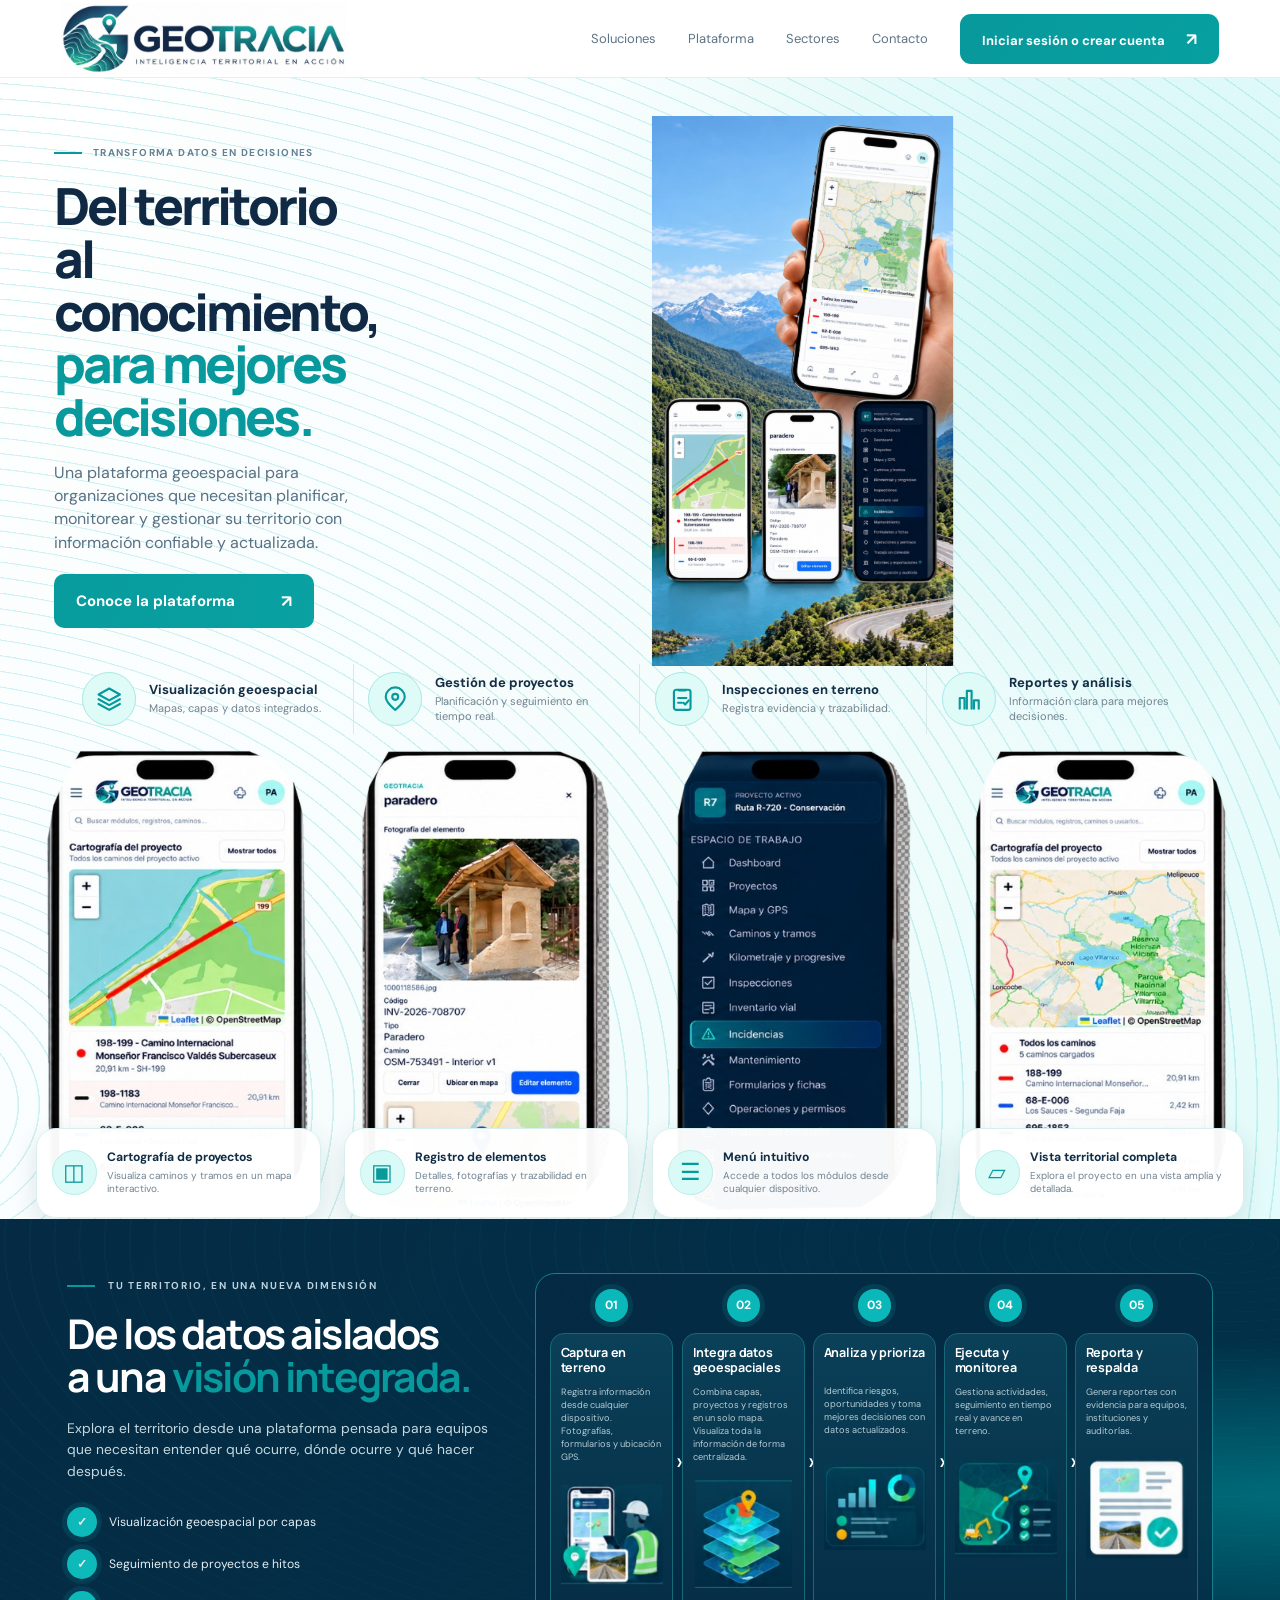
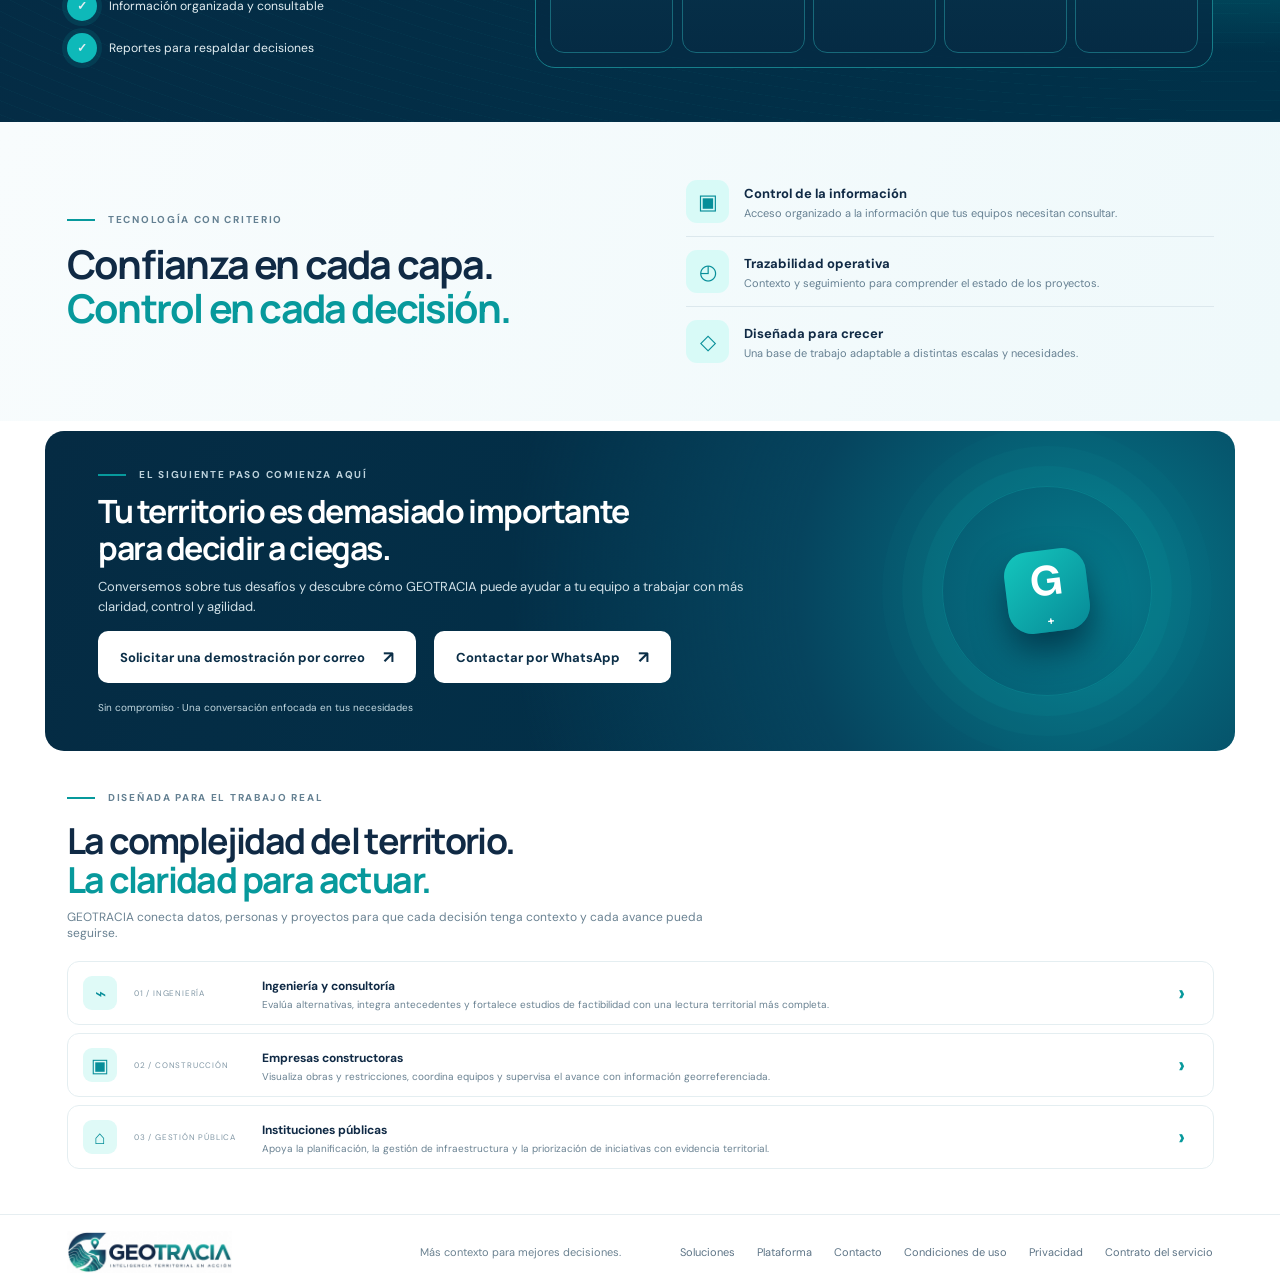
<file: index.html>
<!doctype html>
<html lang="es">
<head>
<meta charset="utf-8">
<meta name="viewport" content="width=device-width, initial-scale=1">
<meta name="theme-color" content="#062a42">
<meta name="description" content="GEOTRACIA es una plataforma de inteligencia territorial para visualizar mapas, gestionar proyectos, inspeccionar obras y dar seguimiento a infraestructura con datos geoespaciales.">
<meta name="robots" content="index,follow,max-image-preview:large,max-snippet:-1,max-video-preview:-1">
<meta name="googlebot" content="index,follow,max-image-preview:large">
<link rel="canonical" href="https://geotracia.cl/">
<link rel="icon" href="/favicon.ico" sizes="any">
<link rel="icon" type="image/png" sizes="32x32" href="/assets/favicon-32.png">
<link rel="apple-touch-icon" href="/assets/favicon-192.png">
<meta property="og:type" content="website">
<meta property="og:locale" content="es_CL">
<meta property="og:site_name" content="GEOTRACIA">
<meta property="og:title" content="GEOTRACIA | Inteligencia territorial en acción">
<meta property="og:description" content="Conecta mapas, proyectos, inspecciones y datos geoespaciales para planificar y gestionar el territorio con mayor claridad y trazabilidad.">
<meta property="og:url" content="https://geotracia.cl/">
<meta property="og:image" content="https://geotracia.cl/assets/geotracia-social-preview.jpg">
<meta property="og:image:secure_url" content="https://geotracia.cl/assets/geotracia-social-preview.jpg">
<meta property="og:image:type" content="image/jpeg">
<meta property="og:image:width" content="1200">
<meta property="og:image:height" content="630">
<meta property="og:image:alt" content="GEOTRACIA, plataforma de inteligencia territorial con cartografía, geolocalización y gestión de obras.">
<meta name="twitter:card" content="summary_large_image">
<meta name="twitter:title" content="GEOTRACIA | Inteligencia territorial en acción">
<meta name="twitter:description" content="Plataforma geoespacial para gestionar proyectos, caminos, inspecciones y datos territoriales.">
<meta name="twitter:image" content="https://geotracia.cl/assets/geotracia-social-preview.jpg">
<meta name="twitter:image:alt" content="GEOTRACIA, inteligencia territorial en acción.">
<title>GEOTRACIA | Plataforma de inteligencia territorial y gestión geoespacial</title>
<link rel="preconnect" href="https://fonts.googleapis.com">
<link rel="preconnect" href="https://fonts.gstatic.com" crossorigin>
<link href="https://fonts.googleapis.com/css2?family=DM+Sans:wght@400;500;600;700&family=Manrope:wght@400;500;600;700;800&display=swap" rel="stylesheet">
<link rel="stylesheet" href="styles.css">

<script type="application/ld+json">
{
  "@context": "https://schema.org",
  "@graph": [
    {
      "@type": "Organization",
      "@id": "https://geotracia.cl/#organization",
      "name": "GEOTRACIA",
      "url": "https://geotracia.cl/",
      "logo": "https://geotracia.cl/assets/logo-geotracia.png",
      "email": "teayudo@somossoftware.net",
      "description": "Inteligencia territorial en acción: información geoespacial, gestión de proyectos y trazabilidad operativa."
    },
    {
      "@type": "SoftwareApplication",
      "@id": "https://geotracia.cl/#software",
      "name": "GEOTRACIA",
      "applicationCategory": "BusinessApplication",
      "operatingSystem": "Web, Android",
      "url": "https://geotracia.cl/",
      "description": "Plataforma de inteligencia territorial para visualizar información geoespacial, gestionar proyectos e infraestructura, registrar inspecciones y generar reportes.",
      "image": "https://geotracia.cl/assets/geotracia-social-preview.jpg",
      "publisher": {"@id": "https://geotracia.cl/#organization"},
      "inLanguage": "es-CL"
    }
  ]
}
</script>
</head>
<body>
<header class="header">
  <a class="logo" href="#inicio" aria-label="GEOTRACIA, inicio"><img src="assets/logo-geotracia.png" alt="GEOTRACIA · Inteligencia territorial en acción"></a>
  <button class="hamburger" aria-label="Abrir navegación" aria-expanded="false"><i></i><i></i><i></i></button>
  <nav class="nav" aria-label="Principal">
    <a href="#soluciones">Soluciones</a><a href="#plataforma">Plataforma</a><a href="#sectores">Sectores</a><a href="#contacto">Contacto</a>
    <a class="nav-button" href="app/">Iniciar sesión o crear cuenta <span>↗</span></a>
  </nav>
</header>

<main id="inicio">
<section class="hero">
  <div class="hero-bg-lines" aria-hidden="true"></div>
  <div class="hero-copy">
    <div class="kicker"><span></span> TRANSFORMA DATOS EN DECISIONES</div>
    <h1 class="headline-mobile">El territorio<br>también tiene<br><em>respuestas.</em><br><em>Conéctalas.</em></h1>
    <h1 class="headline-desktop">Del territorio<br>al conocimiento,<br><em>para mejores</em><br><em>decisiones.</em></h1>
    <p class="intro">Una plataforma geoespacial para organizaciones que necesitan planificar, monitorear y gestionar su territorio con información confiable y actualizada.</p>
    <div class="benefits">
      <div><span class="benefit-symbol" aria-hidden="true"><svg viewBox="0 0 24 24"><path d="M3.5 6.5 8.8 4l6.4 2.4L20.5 4v13.5l-5.3 2.4-6.4-2.4-5.3 2.4z"/><path d="M8.8 4v13.5M15.2 6.4v13.5M12 8.5l4-3.2"/></svg></span><b>Información<br>centralizada</b></div>
      <div><span class="benefit-symbol" aria-hidden="true"><svg viewBox="0 0 24 24"><path d="M4 19.5V4.5M4 19.5h16"/><path d="m6.5 15 4-4 3 2 5-6"/><path d="M14.8 7H18.5v3.7"/></svg></span><b>Seguimiento trazable</b></div>
      <div><span class="benefit-symbol" aria-hidden="true"><svg viewBox="0 0 24 24"><path d="M12 3 20 6v5.6c0 4.7-3.2 7.7-8 9.4-4.8-1.7-8-4.7-8-9.4V6z"/><path d="m8.2 12.2 2.4 2.4 5.3-5.4"/></svg></span><b>Decisiones basadas<br>en evidencia</b></div>
    </div>
    <a class="primary-button" href="#plataforma">Conoce la plataforma <span>↗</span></a>
  </div>
  <div class="hero-art">
    <picture class="hero-picture">
      <source media="(max-width: 700px)" srcset="assets/hero-mobile-scene.png">
      <img src="assets/desktop-laptop.png" alt="GEOTRACIA: cartografía del proyecto y gestión de caminos en la versión escritorio">
    </picture>
  </div>
  <div class="desktop-highlights" aria-label="Capacidades de GEOTRACIA">
    <article><span class="highlight-icon" aria-hidden="true"><svg viewBox="0 0 24 24"><path d="m12 3 9 5-9 5-9-5 9-5Z"/><path d="m3 12 9 5 9-5M3 16l9 5 9-5"/></svg></span><div><b>Visualización geoespacial</b><p>Mapas, capas y datos integrados.</p></div></article>
    <article><span class="highlight-icon" aria-hidden="true"><svg viewBox="0 0 24 24"><path d="M20 10c0 5-8 11-8 11S4 15 4 10a8 8 0 1 1 16 0Z"/><circle cx="12" cy="10" r="2.5"/></svg></span><div><b>Gestión de proyectos</b><p>Planificación y seguimiento en tiempo real.</p></div></article>
    <article><span class="highlight-icon" aria-hidden="true"><svg viewBox="0 0 24 24"><rect x="5" y="4" width="14" height="17" rx="2"/><path d="M9 4.5h6M8.5 11h7M8.5 15h3M13 15l1.5 1.5L17.5 13"/></svg></span><div><b>Inspecciones en terreno</b><p>Registra evidencia y trazabilidad.</p></div></article>
    <article><span class="highlight-icon" aria-hidden="true"><svg viewBox="0 0 24 24"><path d="M4 20V11h4v9M10 20V5h4v15M16 20v-7h4v7"/></svg></span><div><b>Reportes y análisis</b><p>Información clara para mejores decisiones.</p></div></article>
  </div>
  <div class="feature-strip">
    <article class="feature-card">
      <picture class="feature-device"><source media="(min-width: 701px)" srcset="assets/desktop-device-map-clean.png"><img src="assets/desktop-phone-1.png" alt="Dispositivo móvil con cartografía de proyectos y caminos"></picture>
      <div class="feature-caption"><span class="feature-icon">◫</span><div><b>Cartografía de proyectos</b><p>Visualiza caminos y tramos en un mapa interactivo.</p></div></div>
    </article>
    <article class="feature-card">
      <picture class="feature-device"><source media="(min-width: 701px)" srcset="assets/desktop-device-detail-clean.png"><img src="assets/desktop-phone-2.png" alt="Dispositivo móvil con ficha y fotografía de un elemento"></picture>
      <div class="feature-caption"><span class="feature-icon">▣</span><div><b>Registro de elementos</b><p>Detalles, fotografías y trazabilidad en terreno.</p></div></div>
    </article>
    <article class="feature-card">
      <picture class="feature-device"><source media="(min-width: 701px)" srcset="assets/desktop-device-menu-clean.png"><img src="assets/desktop-phone-3.png" alt="Dispositivo móvil con menú de módulos de GEOTRACIA"></picture>
      <div class="feature-caption"><span class="feature-icon">☰</span><div><b>Menú intuitivo</b><p>Accede a todos los módulos desde cualquier dispositivo.</p></div></div>
    </article>
    <article class="feature-card feature-card-wide">
      <picture class="feature-device"><source media="(min-width: 701px)" srcset="assets/desktop-device-territory-clean.png"><img src="assets/desktop-phone-4.png" alt="Dispositivo móvil con vista territorial y lista de caminos"></picture>
      <div class="feature-caption"><span class="feature-icon">▱</span><div><b>Vista territorial completa</b><p>Explora el proyecto en una vista amplia y detallada.</p></div></div>
    </article>
  </div>
  <div class="mobile-hero-cta">
    <a class="primary-button" href="app/">Iniciar sesión o crear cuenta <span>↗</span></a>
    <div class="mobile-hero-assurances"><span>✓</span> Implementación segura <span>✓</span> Uso simple y eficiente <span>✓</span> Soporte especializado</div>
  </div>
</section>

<section class="workflow" id="soluciones">
  <div class="workflow-inner">
    <div class="workflow-copy">
      <div class="kicker kicker-light"><span></span> TU TERRITORIO, EN UNA NUEVA DIMENSIÓN</div>
      <h2>De los datos aislados<br>a una <em>visión integrada.</em></h2>
      <p>Explora el territorio desde una plataforma pensada para equipos que necesitan entender qué ocurre, dónde ocurre y qué hacer después.</p>
      <ul><li>Visualización geoespacial por capas</li><li>Seguimiento de proyectos e hitos</li><li>Información organizada y consultable</li><li>Reportes para respaldar decisiones</li></ul>
    </div>
    <div class="steps" id="plataforma">
      <article class="step"><div class="step-num">01</div><div class="step-content"><h3>Captura en terreno</h3><p>Registra información desde cualquier dispositivo. Fotografías, formularios y ubicación GPS.</p><img class="step-illustration" src="assets/workflow-capture.png" alt="Captura en terreno con dispositivo y ubicación GPS"></div><span class="step-arrow">›</span></article>
      <article class="step"><div class="step-num">02</div><div class="step-content"><h3>Integra datos geoespaciales</h3><p>Combina capas, proyectos y registros en un solo mapa. Visualiza toda la información de forma centralizada.</p><img class="step-illustration" src="assets/workflow-layers.png" alt="Capas de datos geoespaciales"></div><span class="step-arrow">›</span></article>
      <article class="step"><div class="step-num">03</div><div class="step-content"><h3>Analiza y prioriza</h3><p>Identifica riesgos, oportunidades y toma mejores decisiones con datos actualizados.</p><img class="step-illustration" src="assets/workflow-analysis.png" alt="Panel de análisis e indicadores"></div><span class="step-arrow">›</span></article>
      <article class="step"><div class="step-num">04</div><div class="step-content"><h3>Ejecuta y monitorea</h3><p>Gestiona actividades, seguimiento en tiempo real y avance en terreno.</p><img class="step-illustration" src="assets/workflow-monitor.png" alt="Seguimiento de trabajos y ubicación en terreno"></div><span class="step-arrow">›</span></article>
      <article class="step"><div class="step-num">05</div><div class="step-content"><h3>Reporta y respalda</h3><p>Genera reportes con evidencia para equipos, instituciones y auditorías.</p><img class="step-illustration" src="assets/workflow-report.png" alt="Informe con mapa y evidencia fotográfica"></div></article>
    </div>
  </div>
</section>

<section class="trust">
  <div class="trust-inner">
    <div><div class="kicker"><span></span> TECNOLOGÍA CON CRITERIO</div><h2>Confianza en cada capa.<br><em>Control en cada decisión.</em></h2></div>
    <div class="trust-list">
      <article><span>▣</span><div><b>Control de la información</b><p>Acceso organizado a la información que tus equipos necesitan consultar.</p></div></article>
      <article><span>◴</span><div><b>Trazabilidad operativa</b><p>Contexto y seguimiento para comprender el estado de los proyectos.</p></div></article>
      <article><span>◇</span><div><b>Diseñada para crecer</b><p>Una base de trabajo adaptable a distintas escalas y necesidades.</p></div></article>
    </div>
  </div>
</section>

<section class="contact-wrap" id="contacto">
  <div class="contact-panel">
    <div class="contact-copy"><div class="kicker kicker-light"><span></span> EL SIGUIENTE PASO COMIENZA AQUÍ</div><h2>Tu territorio es demasiado importante<br>para decidir a ciegas.</h2><p>Conversemos sobre tus desafíos y descubre cómo GEOTRACIA puede ayudar a tu equipo a trabajar con más claridad, control y agilidad.</p><div class="contact-actions"><a class="light-button" href="mailto:teayudo@somossoftware.net?subject=Solicitud%20de%20demostraci%C3%B3n%20GEOTRACIA">Solicitar una demostración por correo <span>↗</span></a><a class="light-button" href="https://wa.me/56936519193?text=Hola%2C%20quiero%20consultar%20por%20GEOTRACIA">Contactar por WhatsApp <span>↗</span></a><small>Sin compromiso · Una conversación enfocada en tus necesidades</small></div></div>
    <div class="brand-orbit" aria-hidden="true"><span>G<sup>+</sup></span></div>
  </div>
</section>

<section class="sectors" id="sectores">
  <div class="kicker"><span></span> DISEÑADA PARA EL TRABAJO REAL</div>
  <h2>La complejidad del territorio.<br><em>La claridad para actuar.</em></h2>
  <p class="sectors-intro">GEOTRACIA conecta datos, personas y proyectos para que cada decisión tenga contexto y cada avance pueda seguirse.</p>
  <div class="sector-list">
    <article><span class="sector-icon">⌁</span><small>01 / INGENIERÍA</small><div><b>Ingeniería y consultoría</b><p>Evalúa alternativas, integra antecedentes y fortalece estudios de factibilidad con una lectura territorial más completa.</p></div><strong>›</strong></article>
    <article><span class="sector-icon">▣</span><small>02 / CONSTRUCCIÓN</small><div><b>Empresas constructoras</b><p>Visualiza obras y restricciones, coordina equipos y supervisa el avance con información georreferenciada.</p></div><strong>›</strong></article>
    <article><span class="sector-icon">⌂</span><small>03 / GESTIÓN PÚBLICA</small><div><b>Instituciones públicas</b><p>Apoya la planificación, la gestión de infraestructura y la priorización de iniciativas con evidencia territorial.</p></div><strong>›</strong></article>
  </div>
</section>
</main>
<footer class="footer">
  <a class="footer-logo" href="#inicio"><img src="assets/logo-geotracia.png" alt="GEOTRACIA"></a>
  <p>Más contexto para mejores decisiones.</p><nav><a href="#soluciones">Soluciones</a><a href="#plataforma">Plataforma</a><a href="#contacto">Contacto</a><a href="legal/condiciones-de-uso.html">Condiciones de uso</a><a href="legal/privacidad.html">Privacidad</a><a href="legal/contrato-servicio.html">Contrato del servicio</a></nav>
  <small>© 2026 GEOTRACIA. Todos los derechos reservados.</small><small>Inteligencia territorial en acción.</small>
</footer>
<script src="script.js"></script>
</body>
</html>
</file>
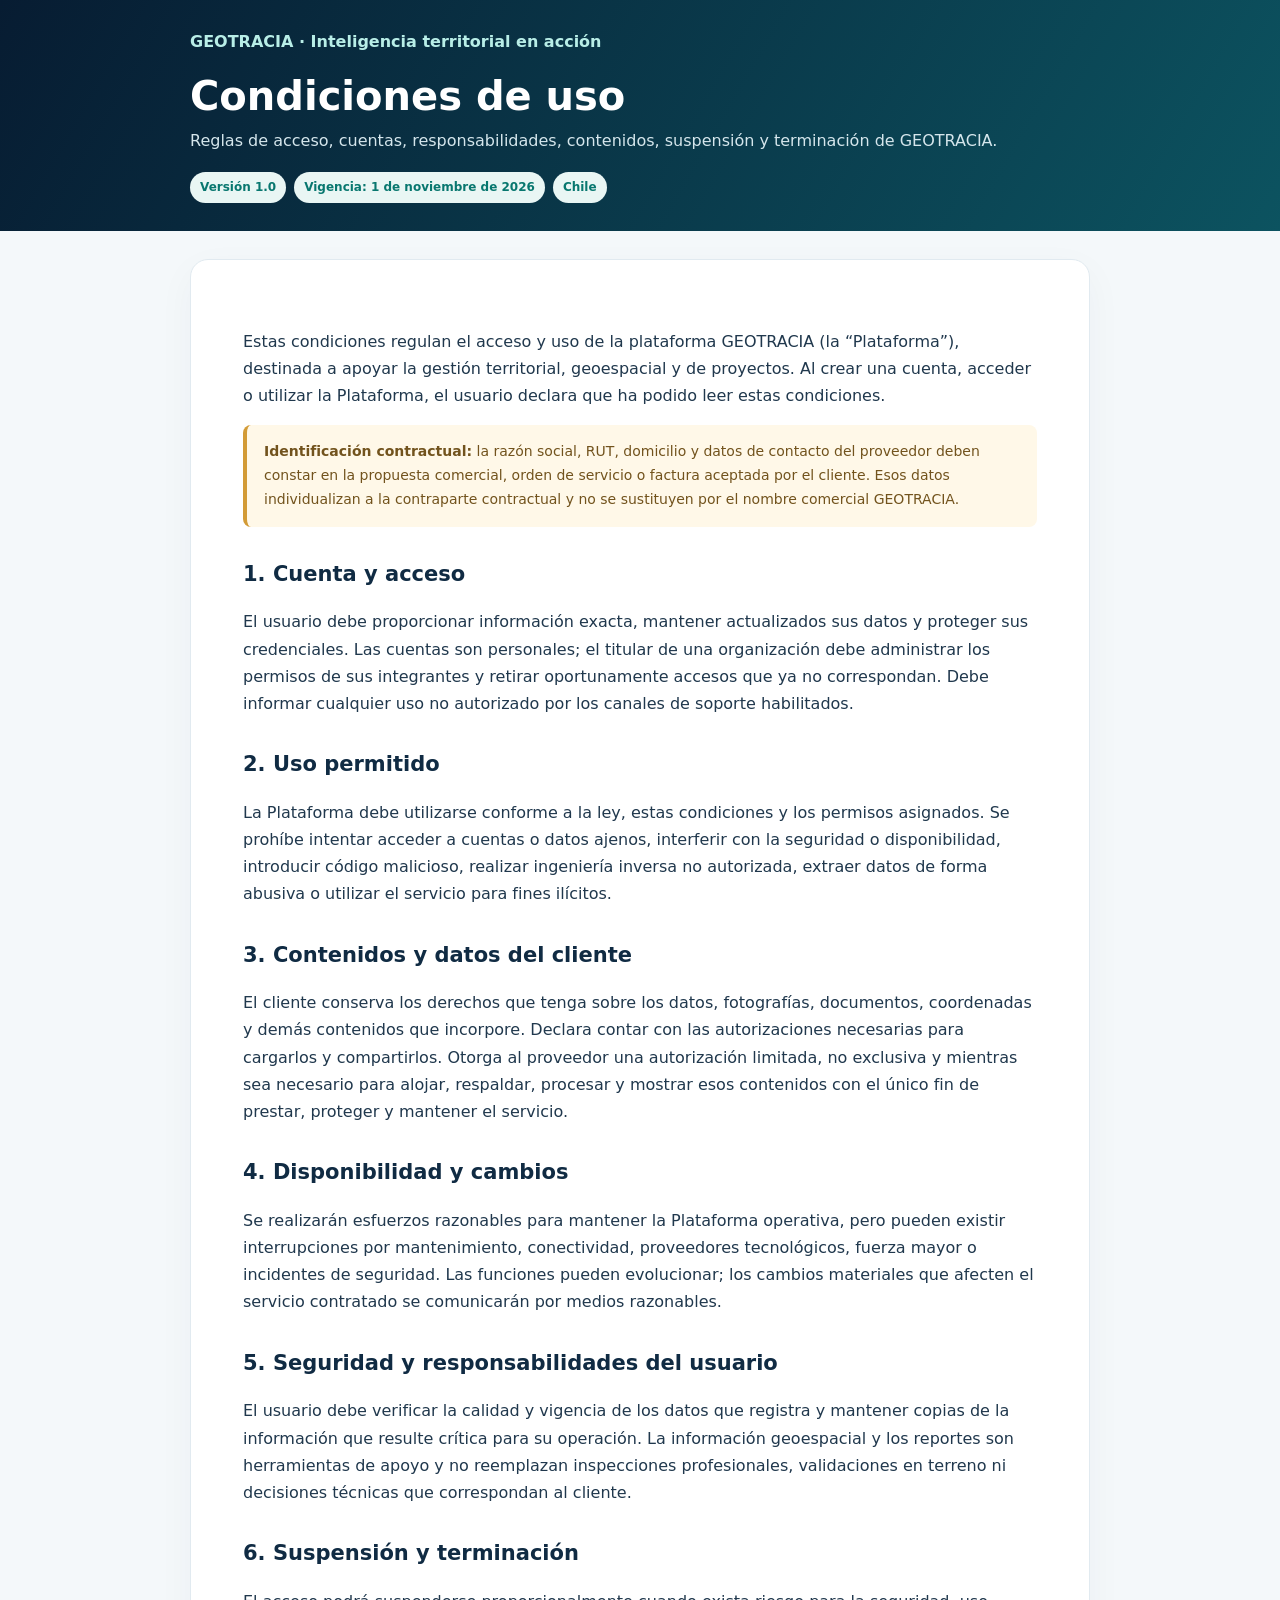
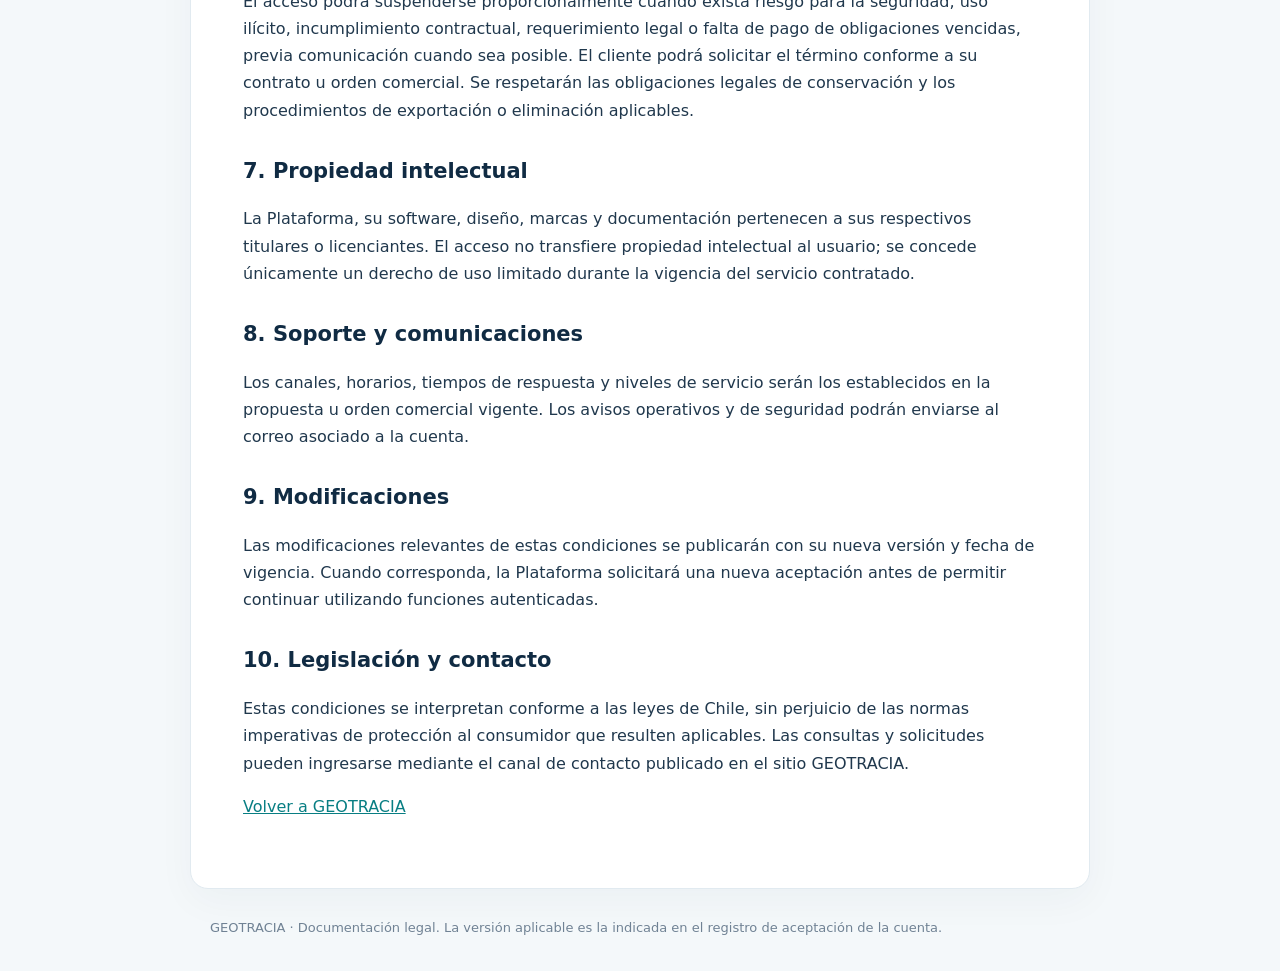
<file: legal/condiciones-de-uso.html>
<!doctype html><html lang="es-CL"><head><meta charset="utf-8"><meta name="viewport" content="width=device-width,initial-scale=1"><meta name="robots" content="index,follow"><title>Condiciones de uso | GEOTRACIA</title><meta name="description" content="Reglas de acceso, cuentas, responsabilidades, contenidos, suspensión y terminación de GEOTRACIA."><style>
:root{color-scheme:light;--navy:#102b43;--teal:#078b83;--muted:#5e7182}
*{box-sizing:border-box}body{margin:0;background:#f4f8fa;color:#20384d;font:16px/1.7 system-ui,-apple-system,Segoe UI,sans-serif}
header{background:linear-gradient(120deg,#071c32,#0c5360);color:white;padding:28px 22px}
header .wrap,main{max-width:900px;margin:auto}header a{color:#b8eee7;text-decoration:none;font-weight:700}
header h1{font-size:clamp(27px,5vw,40px);line-height:1.15;margin:18px 0 8px}header p{margin:0;color:#d5e6ec}
main{background:white;margin:28px auto;padding:clamp(22px,5vw,52px);border:1px solid #e1eaf0;border-radius:18px;box-shadow:0 12px 38px #12354b0a}
h2{color:var(--navy);font-size:21px;margin:30px 0 8px}h3{color:var(--navy);font-size:17px;margin:22px 0 5px}
.meta{display:flex;flex-wrap:wrap;gap:8px;margin-top:18px}.meta span{background:#e9f6f4;color:#08776f;padding:5px 10px;border-radius:99px;font-size:12px;font-weight:700}
.notice{padding:15px 17px;border-left:4px solid #d39b36;background:#fff8e8;border-radius:8px;color:#72531d;font-size:14px}
footer{max-width:900px;margin:0 auto 32px;padding:0 20px;color:#708294;font-size:13px}
a{color:#087e83}li{margin:5px 0}
@media(max-width:600px){main{margin:12px;border-radius:13px}}
</style></head><body><header><div class="wrap"><a href="../">GEOTRACIA · Inteligencia territorial en acción</a><h1>Condiciones de uso</h1><p>Reglas de acceso, cuentas, responsabilidades, contenidos, suspensión y terminación de GEOTRACIA.</p><div class="meta"><span>Versión 1.0</span><span>Vigencia: 1 de noviembre de 2026</span><span>Chile</span></div></div></header><main><p>Estas condiciones regulan el acceso y uso de la plataforma GEOTRACIA (la “Plataforma”), destinada a apoyar la gestión territorial, geoespacial y de proyectos. Al crear una cuenta, acceder o utilizar la Plataforma, el usuario declara que ha podido leer estas condiciones.</p>
<div class="notice"><strong>Identificación contractual:</strong> la razón social, RUT, domicilio y datos de contacto del proveedor deben constar en la propuesta comercial, orden de servicio o factura aceptada por el cliente. Esos datos individualizan a la contraparte contractual y no se sustituyen por el nombre comercial GEOTRACIA.</div>
<h2>1. Cuenta y acceso</h2><p>El usuario debe proporcionar información exacta, mantener actualizados sus datos y proteger sus credenciales. Las cuentas son personales; el titular de una organización debe administrar los permisos de sus integrantes y retirar oportunamente accesos que ya no correspondan. Debe informar cualquier uso no autorizado por los canales de soporte habilitados.</p>
<h2>2. Uso permitido</h2><p>La Plataforma debe utilizarse conforme a la ley, estas condiciones y los permisos asignados. Se prohíbe intentar acceder a cuentas o datos ajenos, interferir con la seguridad o disponibilidad, introducir código malicioso, realizar ingeniería inversa no autorizada, extraer datos de forma abusiva o utilizar el servicio para fines ilícitos.</p>
<h2>3. Contenidos y datos del cliente</h2><p>El cliente conserva los derechos que tenga sobre los datos, fotografías, documentos, coordenadas y demás contenidos que incorpore. Declara contar con las autorizaciones necesarias para cargarlos y compartirlos. Otorga al proveedor una autorización limitada, no exclusiva y mientras sea necesario para alojar, respaldar, procesar y mostrar esos contenidos con el único fin de prestar, proteger y mantener el servicio.</p>
<h2>4. Disponibilidad y cambios</h2><p>Se realizarán esfuerzos razonables para mantener la Plataforma operativa, pero pueden existir interrupciones por mantenimiento, conectividad, proveedores tecnológicos, fuerza mayor o incidentes de seguridad. Las funciones pueden evolucionar; los cambios materiales que afecten el servicio contratado se comunicarán por medios razonables.</p>
<h2>5. Seguridad y responsabilidades del usuario</h2><p>El usuario debe verificar la calidad y vigencia de los datos que registra y mantener copias de la información que resulte crítica para su operación. La información geoespacial y los reportes son herramientas de apoyo y no reemplazan inspecciones profesionales, validaciones en terreno ni decisiones técnicas que correspondan al cliente.</p>
<h2>6. Suspensión y terminación</h2><p>El acceso podrá suspenderse proporcionalmente cuando exista riesgo para la seguridad, uso ilícito, incumplimiento contractual, requerimiento legal o falta de pago de obligaciones vencidas, previa comunicación cuando sea posible. El cliente podrá solicitar el término conforme a su contrato u orden comercial. Se respetarán las obligaciones legales de conservación y los procedimientos de exportación o eliminación aplicables.</p>
<h2>7. Propiedad intelectual</h2><p>La Plataforma, su software, diseño, marcas y documentación pertenecen a sus respectivos titulares o licenciantes. El acceso no transfiere propiedad intelectual al usuario; se concede únicamente un derecho de uso limitado durante la vigencia del servicio contratado.</p>
<h2>8. Soporte y comunicaciones</h2><p>Los canales, horarios, tiempos de respuesta y niveles de servicio serán los establecidos en la propuesta u orden comercial vigente. Los avisos operativos y de seguridad podrán enviarse al correo asociado a la cuenta.</p>
<h2>9. Modificaciones</h2><p>Las modificaciones relevantes de estas condiciones se publicarán con su nueva versión y fecha de vigencia. Cuando corresponda, la Plataforma solicitará una nueva aceptación antes de permitir continuar utilizando funciones autenticadas.</p>
<h2>10. Legislación y contacto</h2><p>Estas condiciones se interpretan conforme a las leyes de Chile, sin perjuicio de las normas imperativas de protección al consumidor que resulten aplicables. Las consultas y solicitudes pueden ingresarse mediante el canal de contacto publicado en el sitio GEOTRACIA.</p><p><a href="../app/">Volver a GEOTRACIA</a></p></main><footer>GEOTRACIA · Documentación legal. La versión aplicable es la indicada en el registro de aceptación de la cuenta.</footer></body></html>
</file>
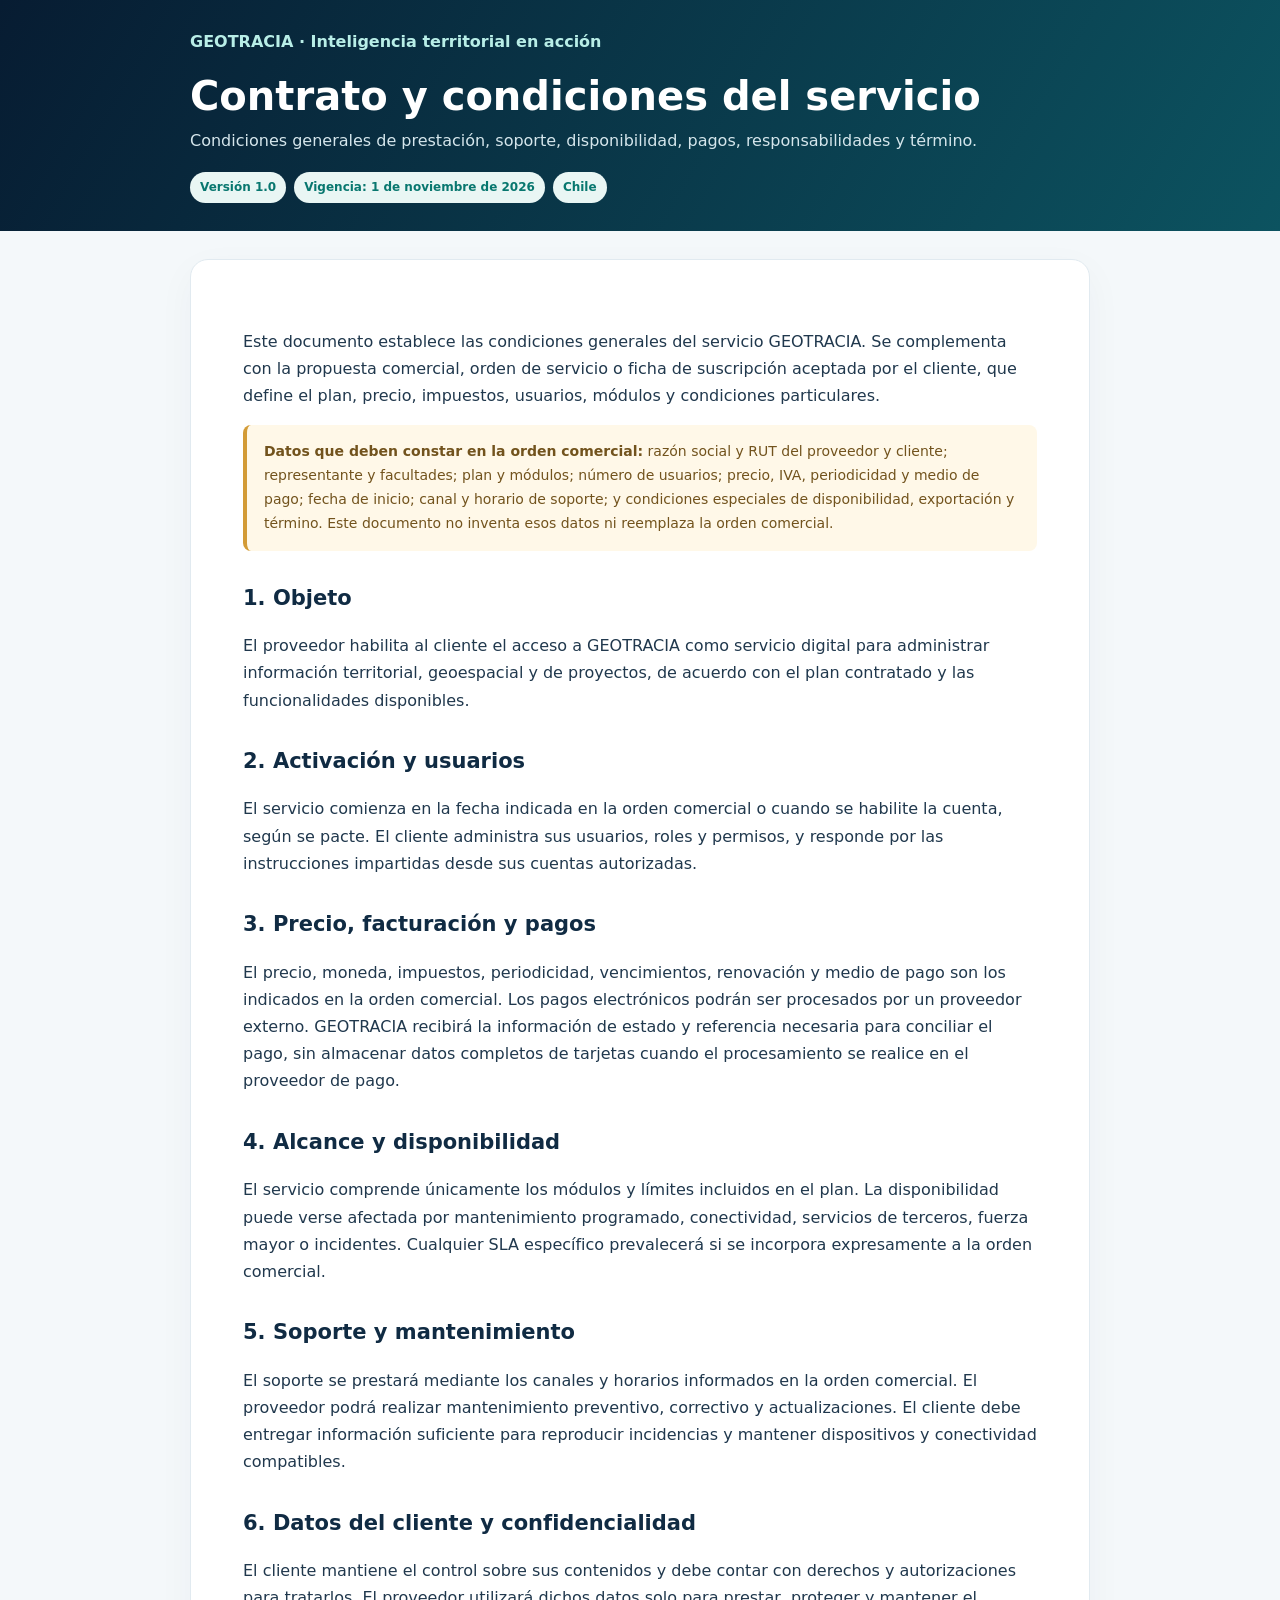
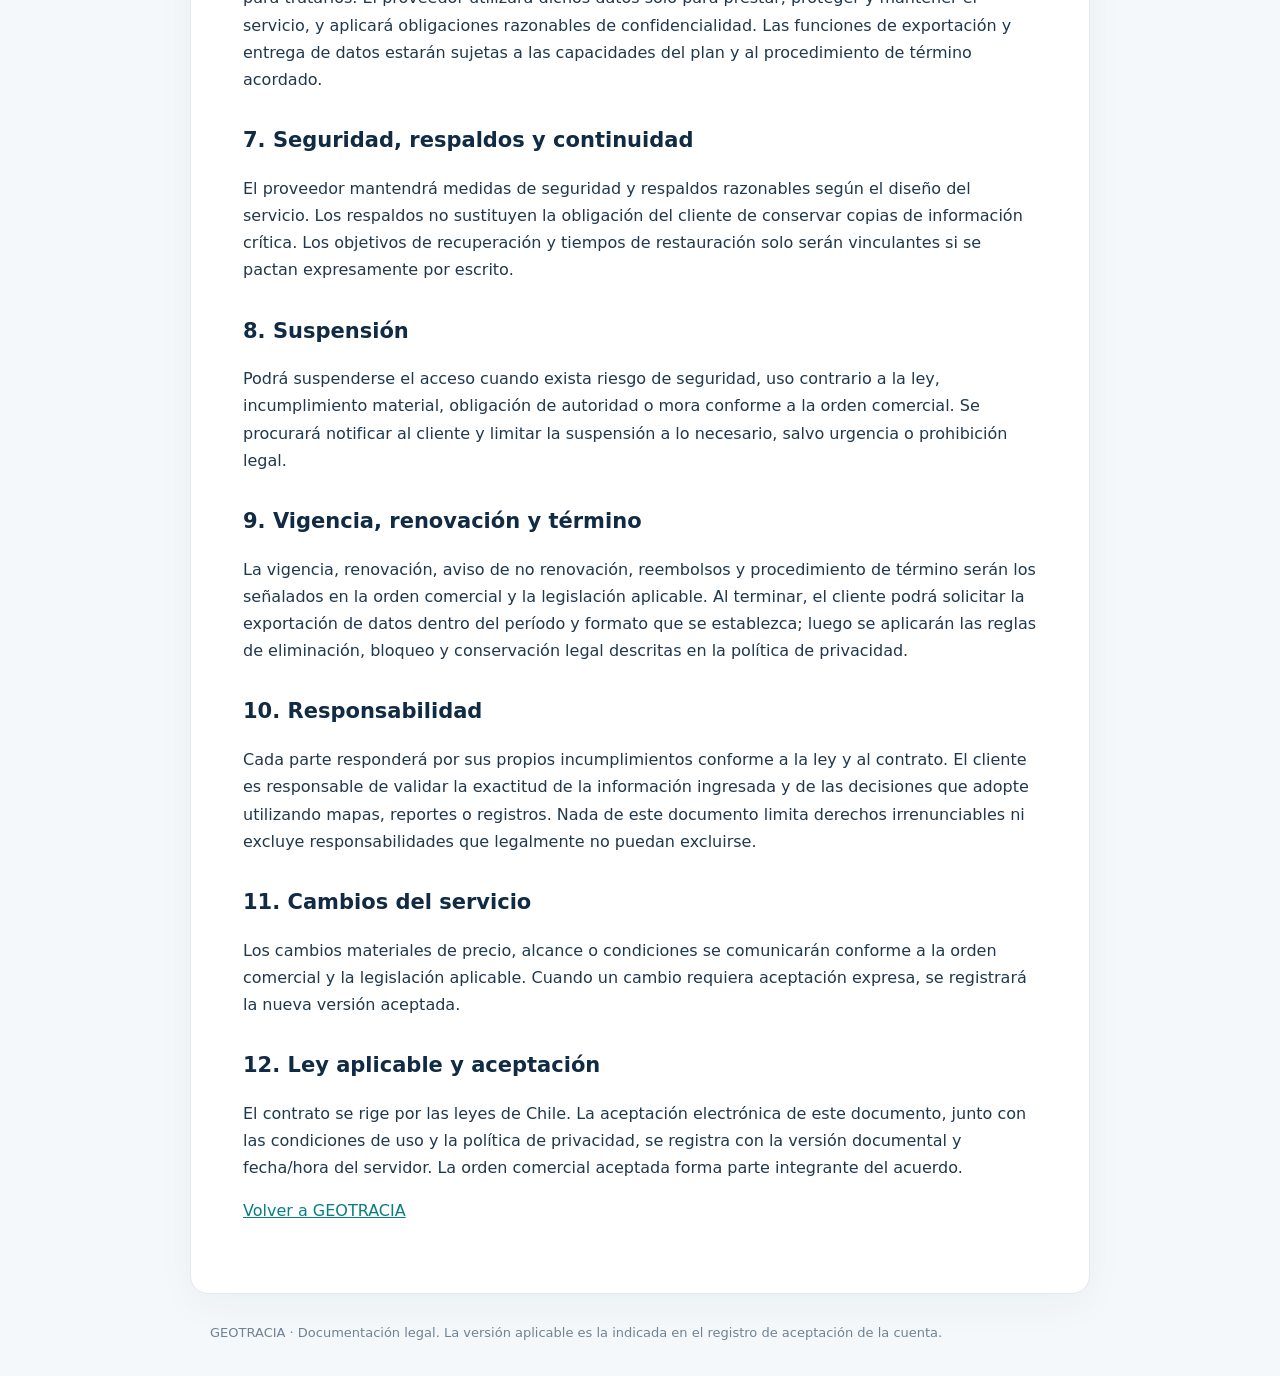
<file: legal/contrato-servicio.html>
<!doctype html><html lang="es-CL"><head><meta charset="utf-8"><meta name="viewport" content="width=device-width,initial-scale=1"><meta name="robots" content="index,follow"><title>Contrato y condiciones del servicio | GEOTRACIA</title><meta name="description" content="Condiciones generales de prestación, soporte, disponibilidad, pagos, responsabilidades y término."><style>
:root{color-scheme:light;--navy:#102b43;--teal:#078b83;--muted:#5e7182}
*{box-sizing:border-box}body{margin:0;background:#f4f8fa;color:#20384d;font:16px/1.7 system-ui,-apple-system,Segoe UI,sans-serif}
header{background:linear-gradient(120deg,#071c32,#0c5360);color:white;padding:28px 22px}
header .wrap,main{max-width:900px;margin:auto}header a{color:#b8eee7;text-decoration:none;font-weight:700}
header h1{font-size:clamp(27px,5vw,40px);line-height:1.15;margin:18px 0 8px}header p{margin:0;color:#d5e6ec}
main{background:white;margin:28px auto;padding:clamp(22px,5vw,52px);border:1px solid #e1eaf0;border-radius:18px;box-shadow:0 12px 38px #12354b0a}
h2{color:var(--navy);font-size:21px;margin:30px 0 8px}h3{color:var(--navy);font-size:17px;margin:22px 0 5px}
.meta{display:flex;flex-wrap:wrap;gap:8px;margin-top:18px}.meta span{background:#e9f6f4;color:#08776f;padding:5px 10px;border-radius:99px;font-size:12px;font-weight:700}
.notice{padding:15px 17px;border-left:4px solid #d39b36;background:#fff8e8;border-radius:8px;color:#72531d;font-size:14px}
footer{max-width:900px;margin:0 auto 32px;padding:0 20px;color:#708294;font-size:13px}
a{color:#087e83}li{margin:5px 0}
@media(max-width:600px){main{margin:12px;border-radius:13px}}
</style></head><body><header><div class="wrap"><a href="../">GEOTRACIA · Inteligencia territorial en acción</a><h1>Contrato y condiciones del servicio</h1><p>Condiciones generales de prestación, soporte, disponibilidad, pagos, responsabilidades y término.</p><div class="meta"><span>Versión 1.0</span><span>Vigencia: 1 de noviembre de 2026</span><span>Chile</span></div></div></header><main><p>Este documento establece las condiciones generales del servicio GEOTRACIA. Se complementa con la propuesta comercial, orden de servicio o ficha de suscripción aceptada por el cliente, que define el plan, precio, impuestos, usuarios, módulos y condiciones particulares.</p>
<div class="notice"><strong>Datos que deben constar en la orden comercial:</strong> razón social y RUT del proveedor y cliente; representante y facultades; plan y módulos; número de usuarios; precio, IVA, periodicidad y medio de pago; fecha de inicio; canal y horario de soporte; y condiciones especiales de disponibilidad, exportación y término. Este documento no inventa esos datos ni reemplaza la orden comercial.</div>
<h2>1. Objeto</h2><p>El proveedor habilita al cliente el acceso a GEOTRACIA como servicio digital para administrar información territorial, geoespacial y de proyectos, de acuerdo con el plan contratado y las funcionalidades disponibles.</p>
<h2>2. Activación y usuarios</h2><p>El servicio comienza en la fecha indicada en la orden comercial o cuando se habilite la cuenta, según se pacte. El cliente administra sus usuarios, roles y permisos, y responde por las instrucciones impartidas desde sus cuentas autorizadas.</p>
<h2>3. Precio, facturación y pagos</h2><p>El precio, moneda, impuestos, periodicidad, vencimientos, renovación y medio de pago son los indicados en la orden comercial. Los pagos electrónicos podrán ser procesados por un proveedor externo. GEOTRACIA recibirá la información de estado y referencia necesaria para conciliar el pago, sin almacenar datos completos de tarjetas cuando el procesamiento se realice en el proveedor de pago.</p>
<h2>4. Alcance y disponibilidad</h2><p>El servicio comprende únicamente los módulos y límites incluidos en el plan. La disponibilidad puede verse afectada por mantenimiento programado, conectividad, servicios de terceros, fuerza mayor o incidentes. Cualquier SLA específico prevalecerá si se incorpora expresamente a la orden comercial.</p>
<h2>5. Soporte y mantenimiento</h2><p>El soporte se prestará mediante los canales y horarios informados en la orden comercial. El proveedor podrá realizar mantenimiento preventivo, correctivo y actualizaciones. El cliente debe entregar información suficiente para reproducir incidencias y mantener dispositivos y conectividad compatibles.</p>
<h2>6. Datos del cliente y confidencialidad</h2><p>El cliente mantiene el control sobre sus contenidos y debe contar con derechos y autorizaciones para tratarlos. El proveedor utilizará dichos datos solo para prestar, proteger y mantener el servicio, y aplicará obligaciones razonables de confidencialidad. Las funciones de exportación y entrega de datos estarán sujetas a las capacidades del plan y al procedimiento de término acordado.</p>
<h2>7. Seguridad, respaldos y continuidad</h2><p>El proveedor mantendrá medidas de seguridad y respaldos razonables según el diseño del servicio. Los respaldos no sustituyen la obligación del cliente de conservar copias de información crítica. Los objetivos de recuperación y tiempos de restauración solo serán vinculantes si se pactan expresamente por escrito.</p>
<h2>8. Suspensión</h2><p>Podrá suspenderse el acceso cuando exista riesgo de seguridad, uso contrario a la ley, incumplimiento material, obligación de autoridad o mora conforme a la orden comercial. Se procurará notificar al cliente y limitar la suspensión a lo necesario, salvo urgencia o prohibición legal.</p>
<h2>9. Vigencia, renovación y término</h2><p>La vigencia, renovación, aviso de no renovación, reembolsos y procedimiento de término serán los señalados en la orden comercial y la legislación aplicable. Al terminar, el cliente podrá solicitar la exportación de datos dentro del período y formato que se establezca; luego se aplicarán las reglas de eliminación, bloqueo y conservación legal descritas en la política de privacidad.</p>
<h2>10. Responsabilidad</h2><p>Cada parte responderá por sus propios incumplimientos conforme a la ley y al contrato. El cliente es responsable de validar la exactitud de la información ingresada y de las decisiones que adopte utilizando mapas, reportes o registros. Nada de este documento limita derechos irrenunciables ni excluye responsabilidades que legalmente no puedan excluirse.</p>
<h2>11. Cambios del servicio</h2><p>Los cambios materiales de precio, alcance o condiciones se comunicarán conforme a la orden comercial y la legislación aplicable. Cuando un cambio requiera aceptación expresa, se registrará la nueva versión aceptada.</p>
<h2>12. Ley aplicable y aceptación</h2><p>El contrato se rige por las leyes de Chile. La aceptación electrónica de este documento, junto con las condiciones de uso y la política de privacidad, se registra con la versión documental y fecha/hora del servidor. La orden comercial aceptada forma parte integrante del acuerdo.</p><p><a href="../app/">Volver a GEOTRACIA</a></p></main><footer>GEOTRACIA · Documentación legal. La versión aplicable es la indicada en el registro de aceptación de la cuenta.</footer></body></html>
</file>
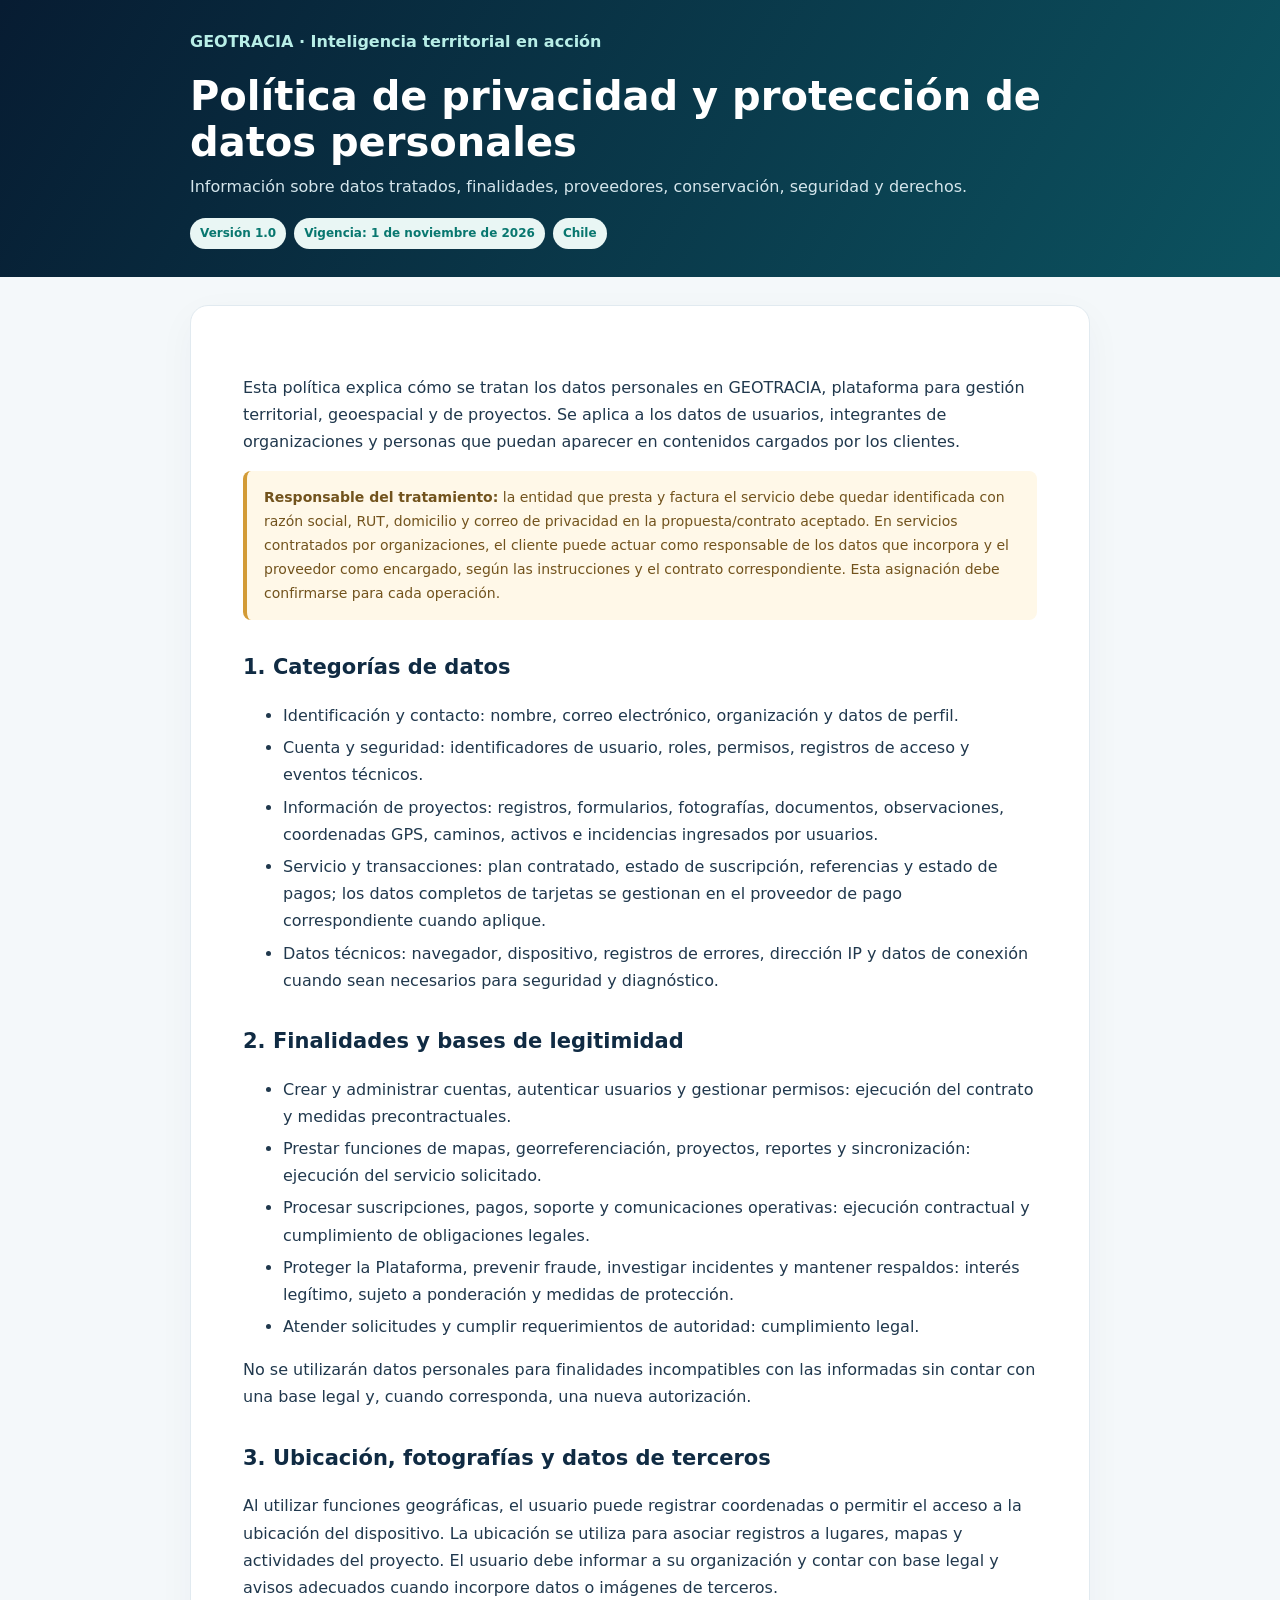
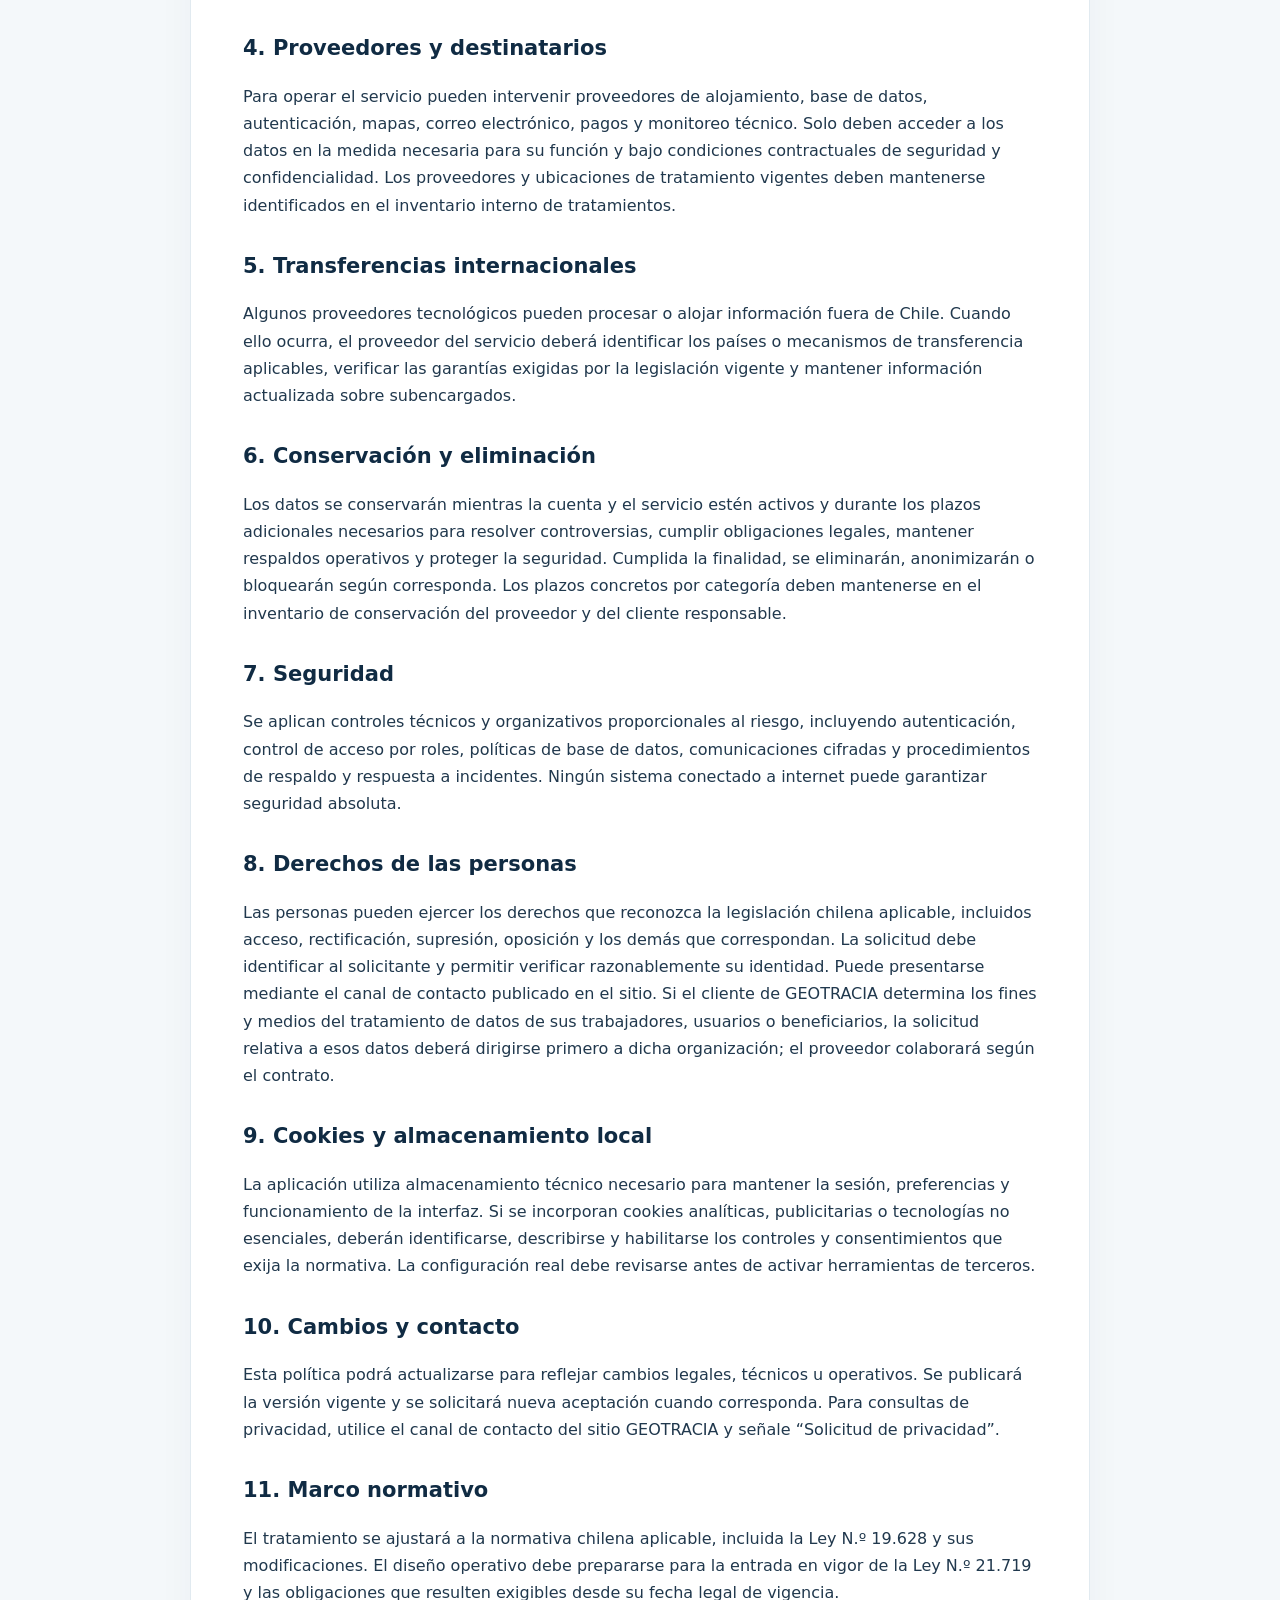
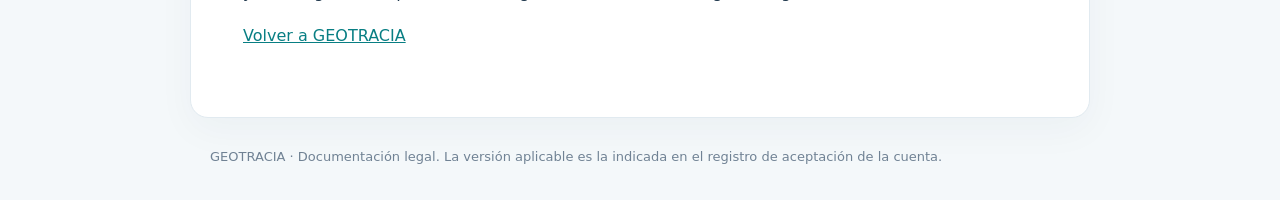
<file: legal/privacidad.html>
<!doctype html><html lang="es-CL"><head><meta charset="utf-8"><meta name="viewport" content="width=device-width,initial-scale=1"><meta name="robots" content="index,follow"><title>Política de privacidad y protección de datos personales | GEOTRACIA</title><meta name="description" content="Información sobre datos tratados, finalidades, proveedores, conservación, seguridad y derechos."><style>
:root{color-scheme:light;--navy:#102b43;--teal:#078b83;--muted:#5e7182}
*{box-sizing:border-box}body{margin:0;background:#f4f8fa;color:#20384d;font:16px/1.7 system-ui,-apple-system,Segoe UI,sans-serif}
header{background:linear-gradient(120deg,#071c32,#0c5360);color:white;padding:28px 22px}
header .wrap,main{max-width:900px;margin:auto}header a{color:#b8eee7;text-decoration:none;font-weight:700}
header h1{font-size:clamp(27px,5vw,40px);line-height:1.15;margin:18px 0 8px}header p{margin:0;color:#d5e6ec}
main{background:white;margin:28px auto;padding:clamp(22px,5vw,52px);border:1px solid #e1eaf0;border-radius:18px;box-shadow:0 12px 38px #12354b0a}
h2{color:var(--navy);font-size:21px;margin:30px 0 8px}h3{color:var(--navy);font-size:17px;margin:22px 0 5px}
.meta{display:flex;flex-wrap:wrap;gap:8px;margin-top:18px}.meta span{background:#e9f6f4;color:#08776f;padding:5px 10px;border-radius:99px;font-size:12px;font-weight:700}
.notice{padding:15px 17px;border-left:4px solid #d39b36;background:#fff8e8;border-radius:8px;color:#72531d;font-size:14px}
footer{max-width:900px;margin:0 auto 32px;padding:0 20px;color:#708294;font-size:13px}
a{color:#087e83}li{margin:5px 0}
@media(max-width:600px){main{margin:12px;border-radius:13px}}
</style></head><body><header><div class="wrap"><a href="../">GEOTRACIA · Inteligencia territorial en acción</a><h1>Política de privacidad y protección de datos personales</h1><p>Información sobre datos tratados, finalidades, proveedores, conservación, seguridad y derechos.</p><div class="meta"><span>Versión 1.0</span><span>Vigencia: 1 de noviembre de 2026</span><span>Chile</span></div></div></header><main><p>Esta política explica cómo se tratan los datos personales en GEOTRACIA, plataforma para gestión territorial, geoespacial y de proyectos. Se aplica a los datos de usuarios, integrantes de organizaciones y personas que puedan aparecer en contenidos cargados por los clientes.</p>
<div class="notice"><strong>Responsable del tratamiento:</strong> la entidad que presta y factura el servicio debe quedar identificada con razón social, RUT, domicilio y correo de privacidad en la propuesta/contrato aceptado. En servicios contratados por organizaciones, el cliente puede actuar como responsable de los datos que incorpora y el proveedor como encargado, según las instrucciones y el contrato correspondiente. Esta asignación debe confirmarse para cada operación.</div>
<h2>1. Categorías de datos</h2><ul><li>Identificación y contacto: nombre, correo electrónico, organización y datos de perfil.</li><li>Cuenta y seguridad: identificadores de usuario, roles, permisos, registros de acceso y eventos técnicos.</li><li>Información de proyectos: registros, formularios, fotografías, documentos, observaciones, coordenadas GPS, caminos, activos e incidencias ingresados por usuarios.</li><li>Servicio y transacciones: plan contratado, estado de suscripción, referencias y estado de pagos; los datos completos de tarjetas se gestionan en el proveedor de pago correspondiente cuando aplique.</li><li>Datos técnicos: navegador, dispositivo, registros de errores, dirección IP y datos de conexión cuando sean necesarios para seguridad y diagnóstico.</li></ul>
<h2>2. Finalidades y bases de legitimidad</h2><ul><li>Crear y administrar cuentas, autenticar usuarios y gestionar permisos: ejecución del contrato y medidas precontractuales.</li><li>Prestar funciones de mapas, georreferenciación, proyectos, reportes y sincronización: ejecución del servicio solicitado.</li><li>Procesar suscripciones, pagos, soporte y comunicaciones operativas: ejecución contractual y cumplimiento de obligaciones legales.</li><li>Proteger la Plataforma, prevenir fraude, investigar incidentes y mantener respaldos: interés legítimo, sujeto a ponderación y medidas de protección.</li><li>Atender solicitudes y cumplir requerimientos de autoridad: cumplimiento legal.</li></ul><p>No se utilizarán datos personales para finalidades incompatibles con las informadas sin contar con una base legal y, cuando corresponda, una nueva autorización.</p>
<h2>3. Ubicación, fotografías y datos de terceros</h2><p>Al utilizar funciones geográficas, el usuario puede registrar coordenadas o permitir el acceso a la ubicación del dispositivo. La ubicación se utiliza para asociar registros a lugares, mapas y actividades del proyecto. El usuario debe informar a su organización y contar con base legal y avisos adecuados cuando incorpore datos o imágenes de terceros.</p>
<h2>4. Proveedores y destinatarios</h2><p>Para operar el servicio pueden intervenir proveedores de alojamiento, base de datos, autenticación, mapas, correo electrónico, pagos y monitoreo técnico. Solo deben acceder a los datos en la medida necesaria para su función y bajo condiciones contractuales de seguridad y confidencialidad. Los proveedores y ubicaciones de tratamiento vigentes deben mantenerse identificados en el inventario interno de tratamientos.</p>
<h2>5. Transferencias internacionales</h2><p>Algunos proveedores tecnológicos pueden procesar o alojar información fuera de Chile. Cuando ello ocurra, el proveedor del servicio deberá identificar los países o mecanismos de transferencia aplicables, verificar las garantías exigidas por la legislación vigente y mantener información actualizada sobre subencargados.</p>
<h2>6. Conservación y eliminación</h2><p>Los datos se conservarán mientras la cuenta y el servicio estén activos y durante los plazos adicionales necesarios para resolver controversias, cumplir obligaciones legales, mantener respaldos operativos y proteger la seguridad. Cumplida la finalidad, se eliminarán, anonimizarán o bloquearán según corresponda. Los plazos concretos por categoría deben mantenerse en el inventario de conservación del proveedor y del cliente responsable.</p>
<h2>7. Seguridad</h2><p>Se aplican controles técnicos y organizativos proporcionales al riesgo, incluyendo autenticación, control de acceso por roles, políticas de base de datos, comunicaciones cifradas y procedimientos de respaldo y respuesta a incidentes. Ningún sistema conectado a internet puede garantizar seguridad absoluta.</p>
<h2>8. Derechos de las personas</h2><p>Las personas pueden ejercer los derechos que reconozca la legislación chilena aplicable, incluidos acceso, rectificación, supresión, oposición y los demás que correspondan. La solicitud debe identificar al solicitante y permitir verificar razonablemente su identidad. Puede presentarse mediante el canal de contacto publicado en el sitio. Si el cliente de GEOTRACIA determina los fines y medios del tratamiento de datos de sus trabajadores, usuarios o beneficiarios, la solicitud relativa a esos datos deberá dirigirse primero a dicha organización; el proveedor colaborará según el contrato.</p>
<h2>9. Cookies y almacenamiento local</h2><p>La aplicación utiliza almacenamiento técnico necesario para mantener la sesión, preferencias y funcionamiento de la interfaz. Si se incorporan cookies analíticas, publicitarias o tecnologías no esenciales, deberán identificarse, describirse y habilitarse los controles y consentimientos que exija la normativa. La configuración real debe revisarse antes de activar herramientas de terceros.</p>
<h2>10. Cambios y contacto</h2><p>Esta política podrá actualizarse para reflejar cambios legales, técnicos u operativos. Se publicará la versión vigente y se solicitará nueva aceptación cuando corresponda. Para consultas de privacidad, utilice el canal de contacto del sitio GEOTRACIA y señale “Solicitud de privacidad”.</p>
<h2>11. Marco normativo</h2><p>El tratamiento se ajustará a la normativa chilena aplicable, incluida la Ley N.º 19.628 y sus modificaciones. El diseño operativo debe prepararse para la entrada en vigor de la Ley N.º 21.719 y las obligaciones que resulten exigibles desde su fecha legal de vigencia.</p><p><a href="../app/">Volver a GEOTRACIA</a></p></main><footer>GEOTRACIA · Documentación legal. La versión aplicable es la indicada en el registro de aceptación de la cuenta.</footer></body></html>
</file>
<file: styles.css>
*{box-sizing:border-box}
:root{--navy:#062b43;--deep:#03283f;--teal:#07999c;--aqua:#16c5c6;--ink:#102a45;--muted:#5d7689;--pale:#effbfc;--line:#dce8ed}
html{scroll-behavior:smooth;scroll-padding-top:82px}
body{margin:0;font-family:"DM Sans",Arial,sans-serif;color:var(--ink);background:#fff;overflow-x:hidden}
h1,h2,h3{font-family:Manrope,"DM Sans",sans-serif;letter-spacing:-.045em}h1,h2,p{margin-top:0}em{font-style:normal;color:var(--teal)}
.header{height:76px;padding:0 5.2%;display:flex;align-items:center;justify-content:space-between;border-bottom:1px solid #e5eff1;background:#fff;position:sticky;top:0;z-index:30}
.logo{width:220px;display:block}.logo img,.footer-logo img{display:block;width:100%;height:auto}
.nav{display:flex;align-items:center;gap:clamp(17px,2.5vw,38px)}.nav a,.footer nav a{text-decoration:none;color:#5d7486;font-size:13px;white-space:nowrap}.nav a:hover,.footer a:hover{color:var(--teal)}
.nav .nav-button{background:linear-gradient(115deg,#07999c,#079fa1);color:#fff;border-radius:11px;padding:14px 22px;font-weight:700}.nav-button span{margin-left:18px;font-size:17px}
.hamburger{display:none;border:0;background:none;padding:9px}.hamburger i{display:block;width:24px;height:2px;background:var(--navy);margin:5px}
.hero{position:relative;padding:48px 5.2% 0;display:grid;grid-template-columns:35% 65%;background:radial-gradient(ellipse at 92% 22%,#bff5f2 0,transparent 38%),linear-gradient(105deg,#fff 0%,#f2fcfc 65%,#c9f7f4 100%);isolation:isolate}
.hero-bg-lines{position:absolute;z-index:-1;inset:0;opacity:.25;background:repeating-radial-gradient(ellipse at -10% 90%,transparent 0 19px,#4acacb 20px 21px)}
.hero-copy{padding:20px 0 30px;position:relative;z-index:3}.kicker{font-size:10px;letter-spacing:.17em;font-weight:700;color:#648092;display:flex;align-items:center;gap:13px;margin-bottom:17px}.kicker>span{display:inline-block;width:28px;height:2px;background:var(--teal)}
h1{font-size:clamp(2.55rem,4.1vw,4.25rem);line-height:1.02;font-weight:800;margin-bottom:19px}
.intro{max-width:390px;font-size:15px;line-height:1.5;color:#587184;margin-bottom:19px}
.benefits{display:grid;gap:10px;margin:17px 0 19px}.benefits>div{display:flex;align-items:center;gap:12px;font-size:12px;line-height:1.3}.benefit-symbol{width:35px;height:35px;flex:0 0 35px;display:grid;place-items:center;border-radius:50%;background:#d8faf7;color:#079ba0;font-size:20px}
.primary-button,.light-button{display:inline-flex;align-items:center;justify-content:space-between;gap:18px;text-decoration:none;font-size:13px;font-weight:700;padding:15px 22px;border-radius:10px;transition:transform .2s,box-shadow .2s}.primary-button{background:linear-gradient(110deg,#079b9d,#0aa1a3);color:white;min-width:228px}.primary-button span,.light-button span{font-size:17px}.primary-button:hover,.light-button:hover{transform:translateY(-2px);box-shadow:0 10px 25px #00374c26}
.hero-art{min-width:0;display:flex;align-items:flex-start;justify-content:center;margin:-7px -2% 0 -1%;position:relative}.hero-picture{width:100%;display:block}.hero-picture img{width:100%;height:auto;display:block;object-fit:contain}
.feature-strip{grid-column:1/-1;position:relative;z-index:5;margin:0 -1.2% -1px;display:grid;grid-template-columns:repeat(4,minmax(0,1fr));gap:11px;align-items:end}
.feature-card{min-width:0;display:grid;grid-template-rows:1fr auto;background:#fff;border:1px solid #e3eff1;border-radius:18px 18px 0 0;overflow:hidden;box-shadow:0 9px 25px #00374b13}
.feature-card>img{width:100%;height:190px;object-fit:cover;object-position:top center;display:block;background:#e9f7f7}
.feature-caption{display:flex;align-items:center;gap:10px;padding:12px 13px;min-height:74px}.feature-icon{flex:0 0 37px;width:37px;height:37px;border-radius:50%;background:#d8faf7;color:#068e9a;display:grid;place-items:center;font-size:20px}.feature-caption b{display:block;font-size:12px;margin-bottom:3px}.feature-caption p{font-size:10px;line-height:1.35;color:#678092;margin:0}
.workflow{background:radial-gradient(ellipse at 100% 55%,#006a78 0,transparent 40%),linear-gradient(115deg,#052b44,#003149);color:white;padding:54px 5.2% 46px;position:relative;overflow:hidden}.workflow:before{content:"";position:absolute;inset:0;pointer-events:none;opacity:.45;background:repeating-radial-gradient(ellipse at 96% 5%,transparent 0 23px,#0da7a51a 24px 25px)}
.workflow-inner{position:relative;display:grid;grid-template-columns:36% 64%;gap:3%;align-items:center}.kicker-light{color:#bdd2dc}.workflow-copy h2{font-size:clamp(2rem,3.4vw,3.45rem);line-height:1.08;margin-bottom:16px}.workflow-copy>p{font-size:13px;line-height:1.55;color:#c6d9e0;max-width:430px;margin-bottom:20px}.workflow-copy ul{list-style:none;padding:0;margin:0;display:grid;gap:11px}.workflow-copy li{font-size:12px;display:flex;align-items:center;gap:10px;color:#e3eef2}.workflow-copy li:before{content:"✓";display:grid;place-items:center;width:24px;height:24px;flex:0 0 24px;background:#0eb9b9;border-radius:50%;font-weight:700}
.steps{display:grid;grid-template-columns:repeat(5,minmax(0,1fr));gap:8px;border:1px solid #167e8a;border-radius:17px;padding:12px;background:#052a43b8}.step{min-width:0;position:relative}.step-num{width:34px;height:34px;border-radius:50%;background:#0bb8b9;display:grid;place-items:center;font-size:13px;font-weight:700;margin:0 auto 8px;box-shadow:0 0 0 5px #0bb8b922}.step-content{height:245px;border:1px solid #17697a;border-radius:13px;background:linear-gradient(180deg,#0a4058,#052b44);padding:12px 9px;overflow:hidden}.step h3{font-size:12px;line-height:1.2;margin:0 0 8px;letter-spacing:-.02em}.step p{font-size:9px;line-height:1.45;color:#b5cbd4;margin-bottom:11px}.step img{width:100%;height:100px;object-fit:cover;object-position:top;border-radius:7px}.step-arrow{position:absolute;right:-9px;top:43%;font-size:24px;color:#fff;z-index:2}.step:last-child .step-arrow{display:none}
.layers-art{height:100px;position:relative;display:grid;place-items:center}.layers-art span{position:absolute;font-size:40px;color:#16d0ca;text-shadow:0 12px 0 #087e9d,0 24px 0 #075d7b}.layers-art span:nth-child(2){transform:translate(-10px,-12px);color:#12b8d1}.layers-art span:nth-child(3){transform:translate(10px,12px);color:#0785a8}.bars-art{height:90px;display:flex;align-items:end;gap:4px;border-bottom:1px solid #16859a;padding:0 4px 4px}.bars-art i{flex:1;display:block;height:40%;background:linear-gradient(#19d0c7,#08799c);border-radius:3px 3px 0 0}.bars-art i:nth-child(2){height:68%}.bars-art i:nth-child(3){height:52%}.bars-art i:nth-child(4){height:90%}.bars-art i:nth-child(5){height:65%}.monitor-art{height:90px;display:grid;place-items:center;color:#20d1ca;font-size:22px}.monitor-art b{color:white}
.trust{background:linear-gradient(110deg,#f8fcfd,#eff9fb);padding:45px 5.2%}.trust-inner{display:grid;grid-template-columns:1fr 1fr;gap:8%;align-items:center}.trust h2{font-size:clamp(2rem,3.1vw,3.15rem);line-height:1.1;margin:0}.trust-list article{display:flex;align-items:center;gap:15px;padding:13px 0;border-bottom:1px solid #dce8ed}.trust-list article:last-child{border-bottom:0}.trust-list article>span{width:43px;height:43px;flex:0 0 43px;display:grid;place-items:center;background:#d8faf7;border-radius:11px;color:#078e99;font-size:21px}.trust-list b{font-size:13px}.trust-list p{font-size:11px;color:#668092;margin:3px 0 0;line-height:1.4}
.contact-wrap{padding:10px 3.5% 40px;background:#fff}.contact-panel{position:relative;overflow:hidden;border-radius:19px;background:radial-gradient(circle at 88% 50%,#057b8c 0,#06445e 28%,transparent 55%),linear-gradient(110deg,#052b43,#00344d);color:white;padding:37px 4.5%;display:flex;align-items:center;justify-content:space-between;min-height:230px}.contact-copy{position:relative;z-index:2;max-width:740px}.contact-copy .kicker{margin-bottom:12px}.contact-copy h2{font-size:clamp(1.7rem,2.5vw,2.45rem);line-height:1.15;margin-bottom:10px}.contact-copy>p{font-size:13px;line-height:1.5;color:#d0e0e7;max-width:690px;margin-bottom:15px}.contact-actions{display:flex;align-items:center;gap:18px;flex-wrap:wrap}.light-button{background:#fff;color:#0b2e47;min-width:230px}.contact-actions small{font-size:10px;color:#c4d9e1}.brand-orbit{position:absolute;right:7%;top:50%;transform:translateY(-50%);width:210px;height:210px;border:1px solid #10a4a75c;border-radius:50%;display:grid;place-items:center;box-shadow:0 0 0 20px #10a4a71a,0 0 0 40px #10a4a711,0 0 0 60px #10a4a709}.brand-orbit span{width:82px;height:82px;display:grid;place-items:center;border-radius:24px;background:linear-gradient(140deg,#14c6bd,#078a97);font-size:42px;font-weight:700;transform:rotate(-7deg);box-shadow:0 18px 35px #001f33a6}.brand-orbit sup{font-size:12px}
.sectors{padding:0 5.2% 45px}.sectors h2{font-size:clamp(1.9rem,2.8vw,2.8rem);line-height:1.1;margin-bottom:10px}.sectors-intro{font-size:12px;color:#6a8292;max-width:650px;margin-bottom:20px}.sector-list{display:grid;gap:8px}.sector-list article{display:grid;grid-template-columns:38px 115px 1fr 20px;gap:13px;align-items:center;padding:12px 15px;border:1px solid #e4eef1;border-radius:12px;background:#fff;transition:border-color .2s,transform .2s}.sector-list article:hover{border-color:#a2e6e2;transform:translateX(3px)}.sector-icon{width:34px;height:34px;border-radius:9px;background:#dffaf7;color:#078e99;display:grid;place-items:center;font-size:19px}.sector-list small{font-size:8px;letter-spacing:.1em;color:#8197a5}.sector-list b{font-size:12px}.sector-list p{font-size:10px;line-height:1.4;color:#6a8292;margin:3px 0 0}.sector-list strong{font-size:23px;color:var(--teal)}
.footer{border-top:1px solid #e6eef1;padding:16px 5.2% 13px;display:grid;grid-template-columns:1fr 1fr 1fr;align-items:center;gap:13px}.footer-logo{width:165px}.footer>p{font-size:11px;color:#6b8291;text-align:center;margin:0}.footer nav{display:flex;justify-content:flex-end;gap:22px}.footer nav a{font-size:11px}.footer small{font-size:9px;color:#8ba0ab}.footer small:last-child{text-align:right}
/* Composición escritorio de la sección de proceso: texto a la izquierda y cinco etapas en una sola fila. La vista móvil conserva sus reglas existentes. */
@media(min-width:1001px){
  .workflow{padding:58px 5.2% 52px}
  .workflow-inner{grid-template-columns:minmax(0, .88fr) minmax(0, 1.42fr);gap:3.2%;align-items:center}
  .workflow-copy{min-width:0}
  .workflow-copy h2{font-size:clamp(2.15rem,3.15vw,3.35rem);line-height:1.04;max-width:540px;margin-bottom:18px}
  .workflow-copy h2 br{display:block}
  .workflow-copy>p{font-size:clamp(13px,1.05vw,16px);line-height:1.5;max-width:500px;margin-bottom:22px}
  .workflow-copy ul{gap:12px}
  .workflow-copy li{font-size:clamp(12px,.95vw,15px);gap:12px}
  .workflow-copy li:before{width:30px;height:30px;flex-basis:30px}
  .steps{min-width:0;grid-template-columns:repeat(5,minmax(0,1fr));gap:8px;padding:14px 12px 13px;border-radius:20px}
  .step-num{width:38px;height:38px;font-size:14px;margin-bottom:10px}
  .step-content{height:clamp(270px,24vw,340px);padding:15px 11px 12px;border-radius:14px}
  .step h3{font-size:clamp(12px,1.05vw,16px);line-height:1.2;margin-bottom:10px}
  .step p{font-size:clamp(10px,.78vw,12px);line-height:1.45;margin-bottom:14px}
  .step img{height:clamp(100px,10vw,145px);object-fit:contain;object-position:center bottom}
  .step-arrow{right:-10px;top:43%;font-size:26px}
}

@media(min-width:1400px){.hero{padding-top:60px}.hero-copy{padding-top:20px}.intro{font-size:16px}.benefits{grid-template-columns:repeat(3,1fr);gap:9px}.benefits>div{font-size:11px;gap:7px}.benefit-symbol{width:32px;height:32px;flex-basis:32px}.feature-card>img{height:220px}.feature-caption{min-height:76px}}
@media(max-width:1000px){.header{padding:0 3.5%}.logo{width:190px}.nav{gap:15px}.nav a{font-size:11px}.nav .nav-button{padding:12px 14px}.hero{padding:35px 4% 0;grid-template-columns:38% 62%}.hero-copy{padding-top:14px}.intro{font-size:13px}.benefits{gap:8px}.workflow{padding-inline:4%}.workflow-inner{grid-template-columns:1fr;gap:28px}.workflow-copy{max-width:700px}.workflow-copy h2 br{display:none}.steps{max-width:100%}.step-content{height:210px}.trust{padding-inline:4%}.contact-copy{max-width:78%}.brand-orbit{right:-2%;opacity:.6}}
@media(max-width:700px){
 html{scroll-padding-top:65px}.header{height:60px;padding:0 17px}.logo{width:150px}.hamburger{display:block}.nav{display:none;position:absolute;left:0;right:0;top:59px;background:#fff;padding:12px 20px 20px;box-shadow:0 15px 25px #062b4317;flex-direction:column;align-items:stretch;gap:0}.nav.open{display:flex}.nav a{padding:13px 4px;border-bottom:1px solid #eaf0f2;font-size:13px}.nav .nav-button{margin-top:10px;text-align:center;border:0}
 .hero{display:flex;flex-direction:column;padding:24px 0 0;background:linear-gradient(155deg,#fff 4%,#eafafa 55%,#a9f1ee 100%)}.hero-copy{padding:0 22px 10px}.kicker{font-size:8px;letter-spacing:.13em;gap:8px;margin-bottom:12px}.kicker>span{width:23px}h1{font-size:clamp(2.25rem,9.5vw,3.3rem);line-height:1.01;margin-bottom:13px}.intro{font-size:12px;line-height:1.45;margin-bottom:12px;max-width:380px}.benefits{grid-template-columns:1fr 1fr;gap:9px;margin:13px 0 15px}.benefits>div{font-size:10px;gap:7px}.benefits>div:last-child{grid-column:1/-1}.benefit-symbol{width:31px;height:31px;flex-basis:31px;font-size:17px}.primary-button{min-width:200px;padding:13px 16px;font-size:11px}
 .hero-art{width:100%;margin:0;display:block;overflow:hidden}.hero-picture{width:100%;height:auto}.hero-picture img{width:100%;height:auto;display:block;object-fit:contain}
 .feature-strip{width:100%;margin:0;grid-template-columns:repeat(3,minmax(0,1fr));gap:6px;padding:0 12px;align-items:stretch}.feature-card{border-radius:11px;box-shadow:0 5px 14px #00374b14}.feature-card>img{height:140px;object-fit:cover;object-position:top}.feature-caption{display:block;padding:8px 7px;min-height:80px}.feature-icon{width:25px;height:25px;font-size:14px;margin-bottom:6px}.feature-caption b{font-size:9px;line-height:1.2}.feature-caption p{font-size:8px;line-height:1.3;margin-top:3px}.feature-card-wide{display:none}
 .workflow{padding:31px 18px 30px}.workflow-inner{gap:21px}.workflow-copy h2{font-size:1.85rem;line-height:1.08;margin-bottom:11px}.workflow-copy>p{font-size:11px;line-height:1.45;margin-bottom:14px}.workflow-copy ul{display:none}.steps{display:flex;flex-direction:column;gap:7px;padding:0;border:0;background:transparent}.step{display:grid;grid-template-columns:32px 1fr;gap:9px;align-items:stretch}.step-num{width:30px;height:30px;font-size:11px;margin:9px 0 0;box-shadow:0 0 0 4px #0bb8b922}.step-content{height:auto;min-height:83px;border-radius:11px;padding:10px;display:grid;grid-template-columns:1fr 70px;grid-template-rows:auto auto;column-gap:9px;align-content:center}.step h3{font-size:11px;grid-column:1;grid-row:1;margin-bottom:4px}.step p{font-size:8px;line-height:1.35;grid-column:1;grid-row:2;margin:0}.step img{grid-column:2;grid-row:1/3;width:70px;height:62px;object-fit:cover}.step-arrow{display:none}.layers-art,.bars-art,.monitor-art{grid-column:2;grid-row:1/3;height:62px}.layers-art span{font-size:25px;text-shadow:0 7px 0 #087e9d,0 14px 0 #075d7b}.bars-art{gap:3px}.monitor-art{font-size:16px}
 .trust{padding:30px 20px}.trust-inner{display:block}.trust h2{font-size:1.8rem;line-height:1.1}.trust-list{margin-top:12px}.trust-list article{gap:10px;padding:10px 0}.trust-list article>span{width:35px;height:35px;flex-basis:35px;font-size:17px}.trust-list b{font-size:10px}.trust-list p{font-size:9px;line-height:1.35}
 .contact-wrap{padding:0 10px 28px}.contact-panel{padding:23px 17px;border-radius:13px;min-height:0;display:block;background:radial-gradient(circle at 100% 100%,#078e99 0,transparent 45%),linear-gradient(115deg,#052b43,#00344d)}.contact-copy{max-width:100%}.contact-copy h2{font-size:1.45rem;line-height:1.15}.contact-copy h2 br{display:none}.contact-copy>p{font-size:10px;line-height:1.45;margin-bottom:12px}.contact-actions{display:flex;align-items:flex-start;flex-direction:column;gap:8px}.light-button{min-width:0;padding:11px 13px;font-size:10px}.contact-actions small{font-size:8px}.brand-orbit{width:75px;height:75px;right:-14px;bottom:-20px;top:auto;transform:none;opacity:.22;box-shadow:0 0 0 10px #10a4a71a,0 0 0 20px #10a4a711}.brand-orbit span{width:38px;height:38px;border-radius:11px;font-size:21px}
 .sectors{padding:0 20px 28px}.sectors h2{font-size:1.65rem;line-height:1.1}.sectors-intro{font-size:10px;line-height:1.4;margin-bottom:13px}.sector-list{gap:6px}.sector-list article{grid-template-columns:29px 1fr 15px;gap:7px;padding:9px;border-radius:9px}.sector-icon{width:27px;height:27px;font-size:15px;grid-row:1/3}.sector-list small{grid-column:2;grid-row:1;font-size:7px}.sector-list article>div{grid-column:2;grid-row:2}.sector-list b{font-size:10px}.sector-list p{font-size:8px;line-height:1.3}.sector-list strong{grid-column:3;grid-row:1/3;font-size:19px}
 .footer{padding:13px 18px 10px;grid-template-columns:1fr 1fr;gap:9px}.footer-logo{width:125px}.footer>p{display:none}.footer nav{gap:10px;flex-wrap:wrap;justify-content:flex-end}.footer nav a{font-size:8px}.footer small{font-size:7px}.footer small:last-child{text-align:right}
}
@media(prefers-reduced-motion:reduce){html{scroll-behavior:auto}*,*:before,*:after{transition:none!important}}



/* Ajuste de fidelidad: composición móvil con escena completa como capa visual */
@media(max-width:700px){
  .hero{
    min-height:0;
    height:clamp(690px, 188vw, 790px);
    display:block;
    padding:0;
    overflow:hidden;
    background:#dff8f7;
  }
  .hero-bg-lines{z-index:0;opacity:.18}
  .hero-copy{
    position:absolute;
    z-index:3;
    left:0;
    top:0;
    width:58%;
    padding:24px 0 0 22px;
    pointer-events:none;
  }
  .hero-copy a{pointer-events:auto}
  .hero-copy .kicker{font-size:7px;line-height:1.3;letter-spacing:.08em;gap:6px;margin-bottom:10px;max-width:95%}
  .hero-copy .kicker>span{width:17px;flex:0 0 17px}
  .hero-copy h1{font-size:clamp(25px,7.1vw,34px);line-height:.99;letter-spacing:-.055em;margin-bottom:9px}
  .hero-copy .intro{font-size:9px;line-height:1.35;max-width:100%;margin-bottom:8px}
  .hero-copy .benefits{display:grid;grid-template-columns:1fr;gap:6px;margin:9px 0 10px}
  .hero-copy .benefits>div{font-size:8px;gap:6px;line-height:1.15}
  .hero-copy .benefits>div:last-child{grid-column:auto}
  .hero-copy .benefit-symbol{width:25px;height:25px;flex-basis:25px;font-size:13px}
  .hero-copy .primary-button{min-width:0;width:100%;max-width:190px;padding:11px 10px;gap:5px;font-size:9px;border-radius:8px}
  .hero-art{
    position:absolute;
    z-index:1;
    inset:0;
    width:100%;
    height:100%;
    margin:0;
    display:block;
    overflow:hidden;
    pointer-events:none;
  }
  .hero-picture{position:absolute;inset:0;width:100%;height:100%;display:block}
  .hero-picture img{display:block;width:100%;height:100%;object-fit:cover;object-position:center top}
  .feature-strip{
    position:absolute;
    z-index:4;
    left:12px;
    right:12px;
    bottom:8px;
    width:auto;
    margin:0;
    padding:0;
    display:grid;
    grid-template-columns:repeat(3,minmax(0,1fr));
    gap:5px;
    align-items:stretch;
  }
  .feature-card{
    display:block;
    min-width:0;
    border:0;
    border-radius:999px;
    background:rgba(255,255,255,.97);
    box-shadow:0 5px 18px #00374b22;
    overflow:hidden;
  }
  .feature-card>img{display:none}
  .feature-caption{
    min-height:53px;
    height:100%;
    padding:7px 7px;
    display:flex;
    flex-direction:row;
    align-items:center;
    gap:5px;
  }
  .feature-icon{width:24px;height:24px;flex:0 0 24px;margin:0;font-size:13px}
  .feature-caption b{font-size:7px;line-height:1.1;margin-bottom:2px}
  .feature-caption p{font-size:6px;line-height:1.15;margin:0}
  .feature-card-wide{display:none}
}
@media(max-width:390px){
  .hero{height:735px}
  .hero-copy{width:59%;padding-left:17px;padding-top:22px}
  .hero-copy h1{font-size:26px}
  .hero-copy .intro{font-size:8px}
  .feature-strip{left:8px;right:8px;gap:4px}
  .feature-caption{padding:6px 5px;gap:4px}
  .feature-icon{width:21px;height:21px;flex-basis:21px;font-size:11px}
  .feature-caption b{font-size:6.5px}
  .feature-caption p{font-size:5.5px}
}



/* Iteración móvil 03: contraste del hero y transición blanca hacia las tarjetas */
@media(max-width:700px){
  .hero{
    height:clamp(790px, 205vw, 875px);
    background:#eefafa;
    isolation:isolate;
  }
  .hero:after{
    content:"";
    position:absolute;
    z-index:2;
    inset:0;
    pointer-events:none;
    background:
      linear-gradient(180deg,
        rgba(255,255,255,.16) 0%,
        rgba(255,255,255,.02) 29%,
        rgba(255,255,255,0) 53%,
        rgba(255,255,255,.05) 65%,
        rgba(255,255,255,.52) 77%,
        rgba(255,255,255,.92) 86%,
        #fff 96%);
  }
  .hero-bg-lines{z-index:0;opacity:.14}
  .hero-art{z-index:1}
  .hero-picture img{object-position:center top}
  .hero-copy{
    z-index:4;
    width:49%;
    padding:22px 0 0 22px;
  }
  .hero-copy .kicker{
    font-size:7px;
    line-height:1.35;
    letter-spacing:.09em;
    color:#547486;
    margin-bottom:11px;
  }
  .hero-copy h1{
    font-size:clamp(25px, 7.1vw, 34px);
    line-height:1.01;
    margin-bottom:11px;
    max-width:100%;
  }
  .hero-copy .intro{
    font-size:9px;
    line-height:1.42;
    max-width:100%;
    margin-bottom:11px;
    color:#536f80;
  }
  .hero-copy .benefits{
    display:grid;
    grid-template-columns:1fr;
    gap:7px;
    margin:10px 0 12px;
  }
  .hero-copy .benefits>div{font-size:8px;gap:6px;line-height:1.18}
  .hero-copy .benefits>div:last-child{grid-column:auto}
  .hero-copy .benefit-symbol{width:25px;height:25px;flex-basis:25px;font-size:13px}
  .hero-copy .primary-button{
    min-width:0;
    width:100%;
    max-width:190px;
    padding:11px 10px;
    gap:5px;
    font-size:9px;
  }
  .feature-strip{
    z-index:5;
    left:13px;
    right:13px;
    bottom:13px;
    width:auto;
    margin:0;
    padding:0;
    grid-template-columns:repeat(3,minmax(0,1fr));
    gap:7px;
  }
  .feature-card{
    border:1px solid rgba(221,239,240,.9);
    border-radius:18px;
    background:rgba(255,255,255,.98);
    box-shadow:0 5px 18px rgba(4,54,73,.10);
  }
  .feature-card>img{display:none}
  .feature-caption{
    min-height:61px;
    padding:8px 7px;
    gap:6px;
    align-items:center;
  }
  .feature-icon{
    width:27px;height:27px;flex-basis:27px;
    font-size:14px;margin:0;
  }
  .feature-caption b{font-size:7.2px;line-height:1.15;margin-bottom:3px}
  .feature-caption p{font-size:6.2px;line-height:1.2}
}
@media(max-width:390px){
  .hero{height:815px}
  .hero-copy{width:49%;padding-left:17px;padding-top:20px}
  .hero-copy h1{font-size:25px}
  .hero-copy .intro{font-size:8.2px}
  .feature-strip{left:8px;right:8px;bottom:10px;gap:4px}
  .feature-caption{padding:7px 5px;gap:4px;min-height:58px}
  .feature-icon{width:23px;height:23px;flex-basis:23px;font-size:12px}
  .feature-caption b{font-size:6.5px}
  .feature-caption p{font-size:5.7px}
}


/* Ajuste solicitado: solo la composición superior móvil, basada en la referencia aprobada */
.mobile-hero-cta{display:none}
@media(max-width:700px){
  .hero{
    width:100%;
    height:auto!important;
    min-height:0;
    aspect-ratio:839 / 1536;
    position:relative;
    padding:0;
    display:block;
    overflow:hidden;
    background:#fff;
  }
  .hero:after{
    content:"";
    position:absolute;
    z-index:2;
    top:0;
    left:0;
    right:0;
    height:48%;
    pointer-events:none;
    /* Degradado restringido al encabezado; no se dibuja sobre ninguno de los teléfonos inferiores. */
    background:
      linear-gradient(180deg,
        rgba(255,255,255,.18) 0%,
        rgba(255,255,255,.10) 56%,
        rgba(255,255,255,.035) 82%,
        rgba(255,255,255,0) 100%),
      linear-gradient(90deg,
        rgba(255,255,255,.82) 0%,
        rgba(255,255,255,.66) 28%,
        rgba(255,255,255,.28) 44%,
        rgba(255,255,255,.04) 58%,
        rgba(255,255,255,0) 68%);
  }
  .hero-copy .benefit-symbol svg{
    display:block;
    width:58%;
    height:58%;
    fill:none;
    stroke:#079da0;
    stroke-width:1.8;
    stroke-linecap:round;
    stroke-linejoin:round;
  }
  .hero-bg-lines{z-index:0;opacity:.08}
  .hero-art{
    position:absolute;
    inset:0;
    z-index:1;
    width:100%;
    height:100%;
    margin:0;
    display:block;
    overflow:hidden;
    pointer-events:none;
  }
  .hero-picture{position:absolute;inset:0;width:100%;height:100%;display:block}
  .hero-picture img{
    width:100%;
    height:100%;
    display:block;
    object-fit:cover;
    object-position:center top;
  }
  .hero-copy{
    position:absolute;
    z-index:4;
    top:7.3%;
    left:0;
    width:45%;
    padding:0 0 0 5.4%;
    pointer-events:none;
  }
  .hero-copy .kicker{
    font-size:clamp(6px,1.15vw,9px);
    line-height:1.35;
    letter-spacing:.12em;
    gap:7px;
    margin-bottom:3.2%;
    color:#526f7e;
  }
  .hero-copy .kicker>span{width:17px;flex:0 0 17px}
  .hero-copy h1{
    font-size:clamp(25px,4.05vw,35px);
    line-height:1.02;
    letter-spacing:-.052em;
    margin:0 0 3.5%;
    max-width:100%;
  }
  .hero-copy .intro{
    font-size:clamp(8px,1.52vw,12px);
    line-height:1.38;
    color:#526b7b;
    max-width:100%;
    margin:0 0 4%;
  }
  .hero-copy .benefits{
    display:grid;
    grid-template-columns:1fr;
    gap:clamp(6px,1.5vw,12px);
    margin:3.5% 0 0;
  }
  .hero-copy .benefits>div{
    display:flex;
    align-items:center;
    gap:clamp(6px,1.4vw,12px);
    font-size:clamp(7px,1.5vw,12px);
    line-height:1.2;
  }
  .hero-copy .benefits>div:last-child{grid-column:auto}
  .hero-copy .benefit-symbol{
    width:clamp(25px,6.2vw,50px);
    height:clamp(25px,6.2vw,50px);
    flex:0 0 clamp(25px,6.2vw,50px);
    font-size:clamp(12px,2.5vw,20px);
    background:#d6f7f4;
  }
  .hero-copy .primary-button{display:none}
  .feature-strip{
    position:absolute;
    z-index:5;
    left:3.7%;
    right:3.7%;
    bottom:14.2%;
    width:auto;
    margin:0;
    padding:0;
    display:grid;
    grid-template-columns:repeat(3,minmax(0,1fr));
    gap:1.2%;
    align-items:stretch;
  }
  .feature-card{
    display:block;
    min-width:0;
    border:1px solid rgba(222,241,241,.95);
    border-radius:999px;
    background:rgba(255,255,255,.98);
    box-shadow:0 5px 18px rgba(0,51,71,.12);
    overflow:hidden;
  }
  .feature-card>img{display:none}
  .feature-caption{
    min-height:0;
    height:100%;
    padding:5.5% 5%;
    display:flex;
    flex-direction:row;
    align-items:center;
    gap:5%;
  }
  .feature-icon{
    width:clamp(22px,6.2vw,48px);
    height:clamp(22px,6.2vw,48px);
    flex:0 0 clamp(22px,6.2vw,48px);
    margin:0;
    font-size:clamp(11px,2.6vw,20px);
  }
  .feature-caption b{
    display:block;
    font-size:clamp(6px,1.45vw,12px);
    line-height:1.15;
    margin-bottom:3px;
  }
  .feature-caption p{
    font-size:clamp(5px,1.2vw,10px);
    line-height:1.25;
    margin:0;
  }
  .feature-card-wide{display:none}
  .mobile-hero-cta{
    position:absolute;
    z-index:6;
    left:20%;
    right:20%;
    bottom:5.1%;
    display:flex;
    flex-direction:column;
    align-items:center;
    gap:1.3vw;
  }
  .mobile-hero-cta .primary-button{
    display:flex;
    width:100%;
    max-width:none;
    min-width:0;
    justify-content:center;
    gap:12px;
    padding:clamp(9px,2.2vw,18px) 10px;
    border-radius:9px;
    font-size:clamp(9px,2.1vw,16px);
    box-shadow:0 8px 20px rgba(0,92,100,.14);
  }
  .mobile-hero-cta .primary-button span{font-size:1.35em}
  .mobile-hero-assurances{
    width:145%;
    display:flex;
    justify-content:center;
    align-items:center;
    gap:clamp(3px,.8vw,8px);
    color:#657d8a;
    font-size:clamp(5px,1.08vw,9px);
    white-space:nowrap;
  }
  .mobile-hero-assurances span{
    display:inline-grid;
    place-items:center;
    width:clamp(12px,2.7vw,22px);
    height:clamp(12px,2.7vw,22px);
    border-radius:50%;
    color:#fff;
    background:#12aaa7;
    font-weight:700;
  }
}
@media(max-width:390px){
  .hero-copy{top:7.5%;width:45%;padding-left:5.2%}
  .hero-copy h1{font-size:clamp(24px,7.05vw,28px)}
  .hero-copy .intro{font-size:clamp(8px,2.1vw,9px)}
  .hero-copy .benefits>div{font-size:clamp(7px,1.9vw,8px)}
  .feature-strip{bottom:14.1%;left:3%;right:3%;gap:1%}
  .feature-caption{padding:5% 4%;gap:4%}
  .feature-caption b{font-size:clamp(6px,1.7vw,7px)}
  .feature-caption p{font-size:clamp(5px,1.45vw,6px)}
  .mobile-hero-cta{left:20%;right:20%;bottom:4.7%}
  .mobile-hero-assurances{font-size:5px}
}


/* Mobile polish 07: preserve the top treatment while keeping the two lower phone screens crisp */
@media(max-width:700px){
  .hero:after{
    height:43% !important;
    background:
      linear-gradient(180deg,
        rgba(255,255,255,.16) 0%,
        rgba(255,255,255,.09) 58%,
        rgba(255,255,255,.025) 84%,
        rgba(255,255,255,0) 100%),
      linear-gradient(90deg,
        rgba(255,255,255,.76) 0%,
        rgba(255,255,255,.57) 27%,
        rgba(255,255,255,.22) 43%,
        rgba(255,255,255,.025) 58%,
        rgba(255,255,255,0) 68%) !important;
  }
  .hero-picture,
  .hero-picture img{
    opacity:1 !important;
    filter:none !important;
    -webkit-filter:none !important;
    mix-blend-mode:normal !important;
  }
}


/* Mobile polish 08: fade the white overlay smoothly so there is no visible horizontal edge */
@media(max-width:700px){
  .hero:after{
    height:62% !important;
    background:
      linear-gradient(180deg,
        rgba(255,255,255,.13) 0%,
        rgba(255,255,255,.09) 42%,
        rgba(255,255,255,.035) 72%,
        rgba(255,255,255,0) 100%),
      linear-gradient(90deg,
        rgba(255,255,255,.76) 0%,
        rgba(255,255,255,.57) 27%,
        rgba(255,255,255,.22) 43%,
        rgba(255,255,255,.025) 58%,
        rgba(255,255,255,0) 68%) !important;
    -webkit-mask-image:linear-gradient(to bottom,#000 0%,#000 48%,rgba(0,0,0,.86) 62%,rgba(0,0,0,.48) 78%,transparent 100%) !important;
    mask-image:linear-gradient(to bottom,#000 0%,#000 48%,rgba(0,0,0,.86) 62%,rgba(0,0,0,.48) 78%,transparent 100%) !important;
  }
}

/* Ilustraciones de la sección de proceso: sustitución exclusiva de los gráficos de cada tarjeta */
.step img.step-illustration{width:100%;height:108px;display:block;object-fit:contain;object-position:center;background:transparent;border-radius:0;margin-top:4px}
@media(max-width:700px){
 .step img.step-illustration{grid-column:2;grid-row:1/3;width:70px;height:62px;object-fit:contain;object-position:center;margin:0;border-radius:0;background:transparent}
}


/* Escritorio: hero reconstruido según la referencia aprobada; móvil conserva su composición actual. */
.headline-desktop,.desktop-highlights{display:none}
@media(min-width:701px){
  .header{height:78px;padding-inline:4.8%}
  .logo{width:285px}
  .hero{
    padding:24px 4.2% 0;
    grid-template-columns:minmax(280px,29%) minmax(0,71%);
    grid-template-rows:auto auto auto;
    column-gap:1.2%;
    align-items:start;
    background:radial-gradient(ellipse at 87% 18%,rgba(158,239,235,.42) 0,transparent 35%),linear-gradient(115deg,#fff 0%,#f4fcfc 57%,#e3fbfa 100%);
  }
  .hero-copy{grid-column:1;grid-row:1;padding:32px 0 18px;max-width:460px}
  .hero-copy .kicker{font-size:10px;letter-spacing:.14em;gap:11px;margin-bottom:20px}
  .hero-copy h1{font-size:clamp(38px,4vw,62px);line-height:1.03;letter-spacing:-.055em;margin-bottom:18px}
  .hero-copy .headline-mobile{display:none}
  .hero-copy .headline-desktop{display:block}
  .hero-copy .intro{font-size:clamp(15px,1.25vw,19px);line-height:1.45;max-width:430px;margin-bottom:21px}
  .hero-copy .benefits{display:none}
  .hero-copy .primary-button{min-width:245px;padding:16px 22px;font-size:15px}
  .hero-art{grid-column:2;grid-row:1;margin:-2px -2% 0 -4%;width:106%;align-self:start}
  .hero-picture{width:100%}
  .hero-picture img{width:100%;height:auto;max-height:525px;object-fit:contain;object-position:center top}
  .desktop-highlights{grid-column:1/-1;grid-row:2;display:grid;grid-template-columns:repeat(4,minmax(0,1fr));gap:0;margin:2px 0 22px;padding:0 1.4%;position:relative;z-index:4}
  .desktop-highlights article{display:flex;align-items:center;gap:13px;padding:10px 18px;border-right:1px solid #d8e9eb;min-width:0}
  .desktop-highlights article:last-child{border-right:0}
  .highlight-icon{width:54px;height:54px;flex:0 0 54px;border:1px solid #a4e8e4;border-radius:50%;background:#dffbf8;color:#07999c;display:grid;place-items:center;font-size:28px;font-weight:700}
  .desktop-highlights b{display:block;font-size:clamp(12px,1.05vw,16px);line-height:1.2;margin-bottom:4px}
  .desktop-highlights p{font-size:clamp(10px,.88vw,13px);line-height:1.35;color:#6a8190;margin:0}
  .feature-strip{grid-column:1/-1;grid-row:3;margin:0 -1.5% -1px;gap:22px;align-items:stretch}
  .feature-card{grid-template-rows:1fr auto;border:0;border-radius:22px 22px 0 0;background:transparent;box-shadow:none;overflow:visible}
  .feature-card>img{height:clamp(350px,39vw,520px);object-fit:contain;object-position:center bottom;background:transparent;padding:0 4px}
  .feature-caption{min-height:96px;padding:15px 16px;gap:12px;align-items:flex-start;background:#fff;border:1px solid #e0eff0;border-radius:18px;box-shadow:0 7px 22px #00374b0d}
  .feature-icon{width:44px;height:44px;flex-basis:44px;font-size:23px}
  .feature-caption b{font-size:14px;line-height:1.25;margin:2px 0 5px}
  .feature-caption p{font-size:12px;line-height:1.4}
  .feature-card-wide{display:grid}
  .mobile-hero-cta{display:none}
}
@media(min-width:1200px){
  .hero{padding-top:30px}
  .hero-copy{padding-top:36px}
  .hero-picture img{max-height:570px}
  .desktop-highlights{margin-top:-4px;margin-bottom:18px}
  .feature-strip{gap:26px}
  .feature-card>img{height:clamp(420px,39vw,560px)}
}

/* Iteración escritorio 12: composición superior con notebook, capacidades y cuatro dispositivos.
   Los ajustes quedan limitados a escritorio; las reglas móviles aprobadas permanecen intactas. */
@media(min-width:701px){
  .hero{
    padding:24px 4.2% 0;
    grid-template-columns:minmax(300px,28%) minmax(0,72%);
    grid-template-rows:auto auto auto;
    column-gap:1.1%;
    row-gap:0;
  }
  .hero-copy{grid-column:1;grid-row:1;padding:34px 0 16px;align-self:center;max-width:470px}
  .hero-copy .headline-desktop{display:block}
  .hero-copy .intro{max-width:420px;margin-bottom:20px}
  .hero-copy .primary-button{min-width:260px}
  .hero-art{grid-column:2;grid-row:1;align-self:center;align-items:center;margin:0 -2.8% 0 -4%;width:106%;transform:translateY(10px)}
  .hero-picture{width:100%}
  .hero-picture img{width:100%;height:auto;max-height:540px;object-fit:contain;object-position:center center}
  .desktop-highlights{grid-column:1/-1;grid-row:2;display:grid;grid-template-columns:repeat(4,minmax(0,1fr));gap:0;margin:7px 0 14px;padding:0 1.1%;position:relative;z-index:4}
  .desktop-highlights article{display:flex;align-items:center;gap:12px;padding:10px 16px;border-right:1px solid #d8e9eb;min-width:0}
  .desktop-highlights article:last-child{border-right:0}
  .highlight-icon{width:52px;height:52px;flex:0 0 52px;border:1px solid #a4e8e4;border-radius:50%;background:#dffbf8;color:#07999c;display:grid;place-items:center;font-size:27px;font-weight:700}
  .desktop-highlights b{display:block;font-size:clamp(12px,1vw,16px);line-height:1.2;margin-bottom:4px}
  .desktop-highlights p{font-size:clamp(10px,.85vw,13px);line-height:1.35;color:#6a8190;margin:0}
  .feature-strip{grid-column:1/-1;grid-row:3;margin:0 -1.5% -1px;gap:18px;align-items:end}
  .feature-card{min-width:0;display:grid;grid-template-rows:auto auto;border:0;border-radius:0;background:transparent;box-shadow:none;overflow:visible;position:relative;padding-top:0}
  .feature-card>img{width:100%;height:clamp(300px,31vw,440px);object-fit:contain;object-position:center bottom;background:transparent;padding:0 4px;display:block}
  .feature-caption{min-height:91px;padding:14px 13px;gap:10px;align-items:flex-start;background:#fff;border:1px solid #e0eff0;border-radius:18px;box-shadow:0 7px 22px #00374b0d;margin-top:-1px}
  .feature-icon{width:42px;height:42px;flex:0 0 42px;font-size:22px}
  .feature-caption b{font-size:13px;line-height:1.25;margin:2px 0 5px}
  .feature-caption p{font-size:11px;line-height:1.4}
  .feature-card-wide{display:grid}
}
@media(min-width:1200px){
  .hero{padding-top:28px}
  .hero-copy{padding-top:28px}
  .hero-picture img{max-height:550px}
  .desktop-highlights{margin-top:5px;margin-bottom:13px}
  .feature-strip{gap:20px}
  .feature-card>img{height:clamp(360px,31vw,470px)}
}


/* GEOTRACIA escritorio v13: dispositivos individuales transparentes.
   Solo aplica desde 701px; la vista móvil conserva sus imágenes originales. */
@media (min-width: 701px) {
  .desktop-highlights { display: none !important; }
  .hero {
    grid-template-rows: auto auto;
    row-gap: 0;
    padding-bottom: 0;
  }
  .hero-copy { grid-row: 1; }
  .hero-art { grid-row: 1; }
  .feature-strip {
    grid-row: 2;
    margin: 4px -1.5% 0;
    gap: clamp(12px, 2vw, 26px);
    align-items: end;
  }
  .feature-card {
    grid-template-rows: minmax(350px, 34vw) auto;
    min-width: 0;
    overflow: visible;
    padding: 0;
    background: transparent;
    border: 0;
    border-radius: 0;
    box-shadow: none;
  }
  .feature-device {
    width: 100%;
    height: 100%;
    display: flex;
    align-items: flex-end;
    justify-content: center;
    min-width: 0;
    background: transparent;
  }
  .feature-device img {
    display: block;
    width: 100%;
    height: 100%;
    max-height: 500px;
    padding: 0;
    object-fit: contain;
    object-position: center bottom;
    background: transparent;
  }
  .feature-caption {
    position: relative;
    z-index: 2;
    margin-top: 0;
    min-height: 90px;
  }
}
@media (min-width: 1200px) {
  .feature-card { grid-template-rows: minmax(390px, 34vw) auto; }
  .feature-device img { max-height: 540px; }
}

@media (max-width: 700px) {
  .feature-device { display: block; width: 100%; height: auto; }
  .feature-device img {
    width: 100%;
    height: 140px;
    display: block;
    object-fit: cover;
    object-position: top;
    background: #e9f7f7;
  }
}


/* v14: corrección exclusiva para móvil.
   Oculta las imágenes duplicadas de la franja de características que se superponían
   sobre los teléfonos integrados en la imagen principal. Escritorio no cambia. */
@media (max-width: 700px) {
  .feature-strip .feature-device {
    display: none !important;
  }
  .feature-strip .feature-card {
    border-radius: 16px !important;
  }
}

/* GEOTRACIA v15 — escritorio: fila única de dispositivos y fichas superpuestas.
   No altera el diseño móvil aprobado (max-width: 700px). */
@media (min-width: 701px) {
  .hero {
    grid-template-rows: auto auto !important;
    row-gap: 0 !important;
    overflow: visible;
  }

  .feature-strip {
    grid-column: 1 / -1 !important;
    grid-row: 2 !important;
    display: grid !important;
    grid-template-columns: repeat(4, minmax(0, 1fr)) !important;
    align-items: end !important;
    gap: clamp(12px, 1.8vw, 26px) !important;
    margin: 8px -1.5% 0 !important;
    padding: 0 0 2px !important;
    position: relative;
    z-index: 3;
  }

  .feature-strip .feature-card {
    display: block !important;
    position: relative !important;
    min-width: 0 !important;
    height: clamp(390px, 36vw, 520px) !important;
    padding: 0 !important;
    overflow: visible !important;
    background: transparent !important;
    border: 0 !important;
    border-radius: 0 !important;
    box-shadow: none !important;
  }

  .feature-strip .feature-device {
    display: flex !important;
    width: 100% !important;
    height: 100% !important;
    align-items: flex-end !important;
    justify-content: center !important;
    min-width: 0 !important;
    background: transparent !important;
  }

  .feature-strip .feature-device img {
    display: block !important;
    width: 100% !important;
    height: 100% !important;
    max-height: none !important;
    padding: 0 !important;
    object-fit: contain !important;
    object-position: center bottom !important;
    background: transparent !important;
  }

  .feature-strip .feature-caption {
    position: absolute !important;
    z-index: 5 !important;
    left: 0 !important;
    right: 0 !important;
    bottom: 0 !important;
    display: flex !important;
    align-items: center !important;
    gap: clamp(8px, .8vw, 13px) !important;
    min-height: clamp(76px, 7vw, 96px) !important;
    margin: 0 !important;
    padding: clamp(10px, 1.05vw, 15px) clamp(10px, 1.15vw, 17px) !important;
    background: rgba(255,255,255,.97) !important;
    border: 1px solid #d9eeee !important;
    border-radius: 20px !important;
    box-shadow: 0 8px 24px rgba(0,55,75,.12) !important;
    box-sizing: border-box !important;
  }

  .feature-strip .feature-icon {
    display: grid !important;
    place-items: center !important;
    width: clamp(36px, 3.5vw, 48px) !important;
    height: clamp(36px, 3.5vw, 48px) !important;
    flex: 0 0 clamp(36px, 3.5vw, 48px) !important;
    border: 1px solid #b8efeb !important;
    border-radius: 50% !important;
    background: #d9faf6 !important;
    color: #079a9b !important;
    font-size: clamp(19px, 1.8vw, 25px) !important;
    line-height: 1 !important;
  }

  .feature-strip .feature-caption > div { min-width: 0; }
  .feature-strip .feature-caption b {
    display: block !important;
    margin: 0 0 4px !important;
    color: #102d45 !important;
    font-size: clamp(11px, .95vw, 14px) !important;
    line-height: 1.22 !important;
  }
  .feature-strip .feature-caption p {
    margin: 0 !important;
    color: #718391 !important;
    font-size: clamp(9px, .78vw, 12px) !important;
    line-height: 1.32 !important;
  }
}

@media (min-width: 1200px) {
  .feature-strip .feature-card { height: clamp(430px, 37vw, 560px) !important; }
}


/* GEOTRACIA v16 — fila de capacidades entre notebook y teléfonos, solo escritorio.
   La composición móvil aprobada queda sin cambios. */
@media (min-width: 701px) {
  .hero {
    grid-template-rows: auto auto auto !important;
    row-gap: 0 !important;
  }
  .hero-copy, .hero-art { grid-row: 1 !important; }
  .desktop-highlights {
    display: grid !important;
    grid-column: 1 / -1 !important;
    grid-row: 2 !important;
    grid-template-columns: repeat(4, minmax(0, 1fr)) !important;
    gap: 0 !important;
    margin: 8px 0 10px !important;
    padding: 0 1.1% !important;
    position: relative !important;
    z-index: 4 !important;
    align-self: center;
  }
  .desktop-highlights article {
    display: flex !important;
    align-items: center !important;
    gap: clamp(9px, 1vw, 16px) !important;
    min-width: 0 !important;
    padding: 8px clamp(8px, 1.2vw, 18px) !important;
    border-right: 1px solid #d8e9eb !important;
  }
  .desktop-highlights article:last-child { border-right: 0 !important; }
  .desktop-highlights .highlight-icon {
    display: grid !important;
    place-items: center !important;
    width: clamp(42px, 4.2vw, 58px) !important;
    height: clamp(42px, 4.2vw, 58px) !important;
    flex: 0 0 clamp(42px, 4.2vw, 58px) !important;
    border: 1px solid #a4e8e4 !important;
    border-radius: 50% !important;
    background: #dffbf8 !important;
    color: #07999c !important;
    font-size: 25px !important;
  }
  .desktop-highlights .highlight-icon svg {
    display: block; width: 55%; height: 55%; fill: none;
    stroke: currentColor; stroke-width: 1.8; stroke-linecap: round; stroke-linejoin: round;
  }
  .desktop-highlights b {
    display: block !important; font-size: clamp(11px, 1.02vw, 16px) !important;
    line-height: 1.2 !important; margin: 0 0 4px !important; color: #142e45;
  }
  .desktop-highlights p {
    margin: 0 !important; color: #718391 !important;
    font-size: clamp(9px, .86vw, 13px) !important; line-height: 1.32 !important;
  }
  .feature-strip { grid-row: 3 !important; margin-top: 0 !important; }
}

/* GEOTRACIA v18 — reorganización definitiva de la sección de proceso en escritorio.
   En móvil se mantienen las reglas aprobadas de presentación vertical. */
@media (min-width: 1001px) {
  .workflow { padding: clamp(42px, 4.2vw, 66px) clamp(28px, 5.2vw, 84px); }
  .workflow-inner {
    display: grid;
    grid-template-columns: minmax(0, .82fr) minmax(0, 1.28fr);
    gap: clamp(22px, 2.6vw, 42px);
    align-items: center;
    max-width: 1680px;
    margin: 0 auto;
  }
  .workflow-copy { min-width: 0; }
  .workflow-copy .kicker { margin-bottom: 20px; }
  .workflow-copy h2 {
    max-width: 620px;
    font-size: clamp(2.2rem, 3.2vw, 3.55rem);
    line-height: 1.06;
    margin: 0 0 20px;
    text-wrap: balance;
  }
  .workflow-copy h2 br { display: block; }
  .workflow-copy > p {
    max-width: 540px;
    font-size: clamp(13px, 1.08vw, 16px);
    line-height: 1.55;
    margin-bottom: 24px;
  }
  .workflow-copy ul { gap: 12px; }
  .workflow-copy li { font-size: clamp(12px, .95vw, 15px); gap: 12px; }
  .workflow-copy li:before { width: 30px; height: 30px; flex-basis: 30px; }
  .steps {
    width: 100%;
    min-width: 0;
    display: grid;
    grid-template-columns: repeat(5, minmax(0, 1fr));
    gap: clamp(6px, .65vw, 11px);
    padding: clamp(12px, 1.15vw, 18px);
    border: 1px solid #167e8a;
    border-radius: 20px;
    background: #052a43b8;
  }
  .step { min-width: 0; }
  .step-num {
    width: clamp(32px, 2.55vw, 40px);
    height: clamp(32px, 2.55vw, 40px);
    font-size: clamp(12px, .9vw, 14px);
    margin: 0 auto 11px;
  }
  .step-content {
    height: clamp(285px, 25vw, 360px);
    padding: clamp(10px, .9vw, 15px) clamp(8px, .75vw, 12px);
    border-radius: 14px;
    display: flex;
    flex-direction: column;
    overflow: hidden;
  }
  .step h3 {
    font-size: clamp(11px, .98vw, 15px);
    line-height: 1.22;
    margin: 0 0 10px;
    min-height: 2.35em;
  }
  .step p {
    font-size: clamp(9px, .72vw, 11px);
    line-height: 1.42;
    margin: 0 0 12px;
    flex: 0 0 auto;
  }
  .step img {
    width: 100%;
    height: clamp(105px, 10vw, 150px);
    margin-top: auto;
    object-fit: contain;
    object-position: center bottom;
    border-radius: 8px;
  }
  .step-arrow { right: calc(clamp(6px, .65vw, 11px) * -1 - 2px); top: 43%; font-size: 25px; }
}

/* GEOTRACIA v19 — la sección de proceso también adopta la composición horizontal
   de referencia en tablet y pantallas compactas; no altera el hero ni otras secciones. */
@media (min-width: 601px) and (max-width: 1000px) {
  .workflow { padding: 30px 4% 28px; }
  .workflow-inner {
    display: grid;
    grid-template-columns: minmax(0, .78fr) minmax(0, 1.32fr);
    gap: 18px;
    align-items: center;
  }
  .workflow-copy { max-width: none; min-width: 0; }
  .workflow-copy .kicker { font-size: 7px; letter-spacing: .12em; gap: 7px; margin-bottom: 10px; }
  .workflow-copy .kicker > span { width: 18px; }
  .workflow-copy h2 { font-size: clamp(19px, 3.2vw, 30px); line-height: 1.04; margin: 0 0 10px; }
  .workflow-copy h2 br { display: block; }
  .workflow-copy > p { font-size: clamp(9px, 1.2vw, 12px); line-height: 1.4; margin-bottom: 11px; }
  .workflow-copy ul { display: grid; gap: 6px; }
  .workflow-copy li { font-size: clamp(8px, 1vw, 10px); gap: 6px; line-height: 1.25; }
  .workflow-copy li:before { width: 18px; height: 18px; flex-basis: 18px; font-size: 10px; }
  .steps {
    display: grid;
    grid-template-columns: repeat(5, minmax(0, 1fr));
    gap: 5px;
    min-width: 0;
    width: 100%;
    padding: 9px 7px 8px;
    border: 1px solid #167e8a;
    border-radius: 13px;
    background: #052a43b8;
  }
  .step { display: block; min-width: 0; }
  .step-num { width: 25px; height: 25px; font-size: 9px; margin: 0 auto 7px; box-shadow: 0 0 0 3px #0bb8b922; }
  .step-content {
    height: clamp(175px, 27vw, 230px);
    min-height: 0;
    display: flex;
    flex-direction: column;
    padding: 8px 6px 6px;
    border-radius: 9px;
    overflow: hidden;
  }
  .step h3 { font-size: clamp(8px, 1.05vw, 11px); line-height: 1.15; min-height: 2.3em; margin: 0 0 6px; }
  .step p { font-size: clamp(6px, .78vw, 8px); line-height: 1.3; margin: 0 0 6px; flex: 0 0 auto; }
  .step img.step-illustration, .step img { display: block; width: 100%; height: clamp(48px, 8vw, 70px); object-fit: contain; object-position: center bottom; margin-top: auto; border-radius: 0; background: transparent; }
  .step-arrow { display: block; right: -6px; top: 42%; font-size: 17px; }
}

/* GEOTRACIA v20 — sistema de movimiento premium, ligero y accesible.
   Las animaciones no alteran las dimensiones ni la composición aprobada de móvil/escritorio. */
:root { --motion-ease: cubic-bezier(.2,.75,.25,1); }
html { scroll-behavior: smooth; }
body { overflow-x: clip; }
.header { transition: box-shadow .35s ease, background-color .35s ease; }
.header.is-scrolled { box-shadow: 0 8px 28px rgba(4,43,64,.09); }

/* Entrada cinematográfica del hero */
.motion-ready .hero-copy > .kicker,
.motion-ready .hero-copy > h1,
.motion-ready .hero-copy > .intro,
.motion-ready .hero-copy > .benefits,
.motion-ready .hero-copy > .primary-button {
  animation: geo-rise-in .85s var(--motion-ease) both;
}
.motion-ready .hero-copy > .kicker { animation-delay: .08s; }
.motion-ready .hero-copy > h1 { animation-delay: .18s; }
.motion-ready .hero-copy > .intro { animation-delay: .3s; }
.motion-ready .hero-copy > .benefits { animation-delay: .4s; }
.motion-ready .hero-copy > .primary-button { animation-delay: .5s; }
.motion-ready .hero-picture { animation: geo-art-arrive 1.15s .16s var(--motion-ease) both; transform-origin: 58% 50%; }
.hero-bg-lines { animation: geo-lines-drift 26s linear infinite; }
.hero-picture img { transition: filter .55s ease; }
@media (hover:hover) and (min-width:701px) {
  .hero-picture:hover img { filter: drop-shadow(0 20px 28px rgba(0,75,94,.13)); }
  .primary-button, .nav-button, .light-button { transition: transform .28s var(--motion-ease), box-shadow .28s ease, background-color .28s ease; }
  .primary-button:hover, .nav-button:hover, .light-button:hover { transform: translateY(-3px); box-shadow: 0 12px 25px rgba(0,126,135,.2); }
}

/* Revelado al entrar en pantalla: escalonado y solo una vez */
.js-reveal { opacity: 1; transform: none; }
.motion-ready .js-reveal { opacity: 0; transform: translate3d(0,24px,0); filter: blur(3px); transition: opacity .78s var(--motion-ease), transform .78s var(--motion-ease), filter .78s ease; transition-delay: var(--reveal-delay, 0ms); will-change: opacity, transform; }
.motion-ready .js-reveal.is-in-view { opacity: 1; transform: translate3d(0,0,0); filter: blur(0); }
.motion-ready .desktop-highlights article.js-reveal { transform: translate3d(0,16px,0) scale(.985); }
.motion-ready .desktop-highlights article.js-reveal.is-in-view { transform: translate3d(0,0,0) scale(1); }
.feature-card { transition: transform .45s var(--motion-ease), box-shadow .45s ease, border-color .35s ease; }
@media (hover:hover) and (min-width:701px) {
  .feature-card:hover { transform: translateY(-7px); border-color: #a2e6e2; box-shadow: 0 18px 38px rgba(0,48,68,.14); }
  .feature-card:hover .feature-device img { transform: scale(1.018); }
}
.feature-device img { transition: transform .7s var(--motion-ease); }
.feature-caption { transition: background-color .35s ease; }
.feature-card:hover .feature-caption { background-color: #f5fffe; }
.feature-icon { transition: transform .45s var(--motion-ease), box-shadow .35s ease; }
.feature-card:hover .feature-icon { transform: rotate(-8deg) scale(1.08); box-shadow: 0 0 0 5px rgba(13,183,181,.1); }

/* El proceso se ilumina por etapas al aparecer, sin movimiento permanente invasivo */
.steps { position: relative; isolation: isolate; }
.steps::after { content:""; position:absolute; inset:0; border-radius:inherit; pointer-events:none; opacity:0; background:linear-gradient(105deg,transparent 0%,rgba(31,219,210,.10) 48%,transparent 65%); transform:translateX(-110%); }
.steps.is-in-view::after { opacity:1; animation: geo-scan 1.35s .2s ease-out both; }
.step-content { transition: border-color .4s ease, background .4s ease, transform .45s var(--motion-ease), box-shadow .4s ease; }
.step-num { transition: box-shadow .45s ease, transform .45s var(--motion-ease), background .45s ease; }
.step.is-in-view .step-num { animation: geo-number-pop .55s var(--motion-ease) both; animation-delay: var(--reveal-delay, 0ms); }
.step.is-in-view .step-content { animation: geo-card-rise .65s var(--motion-ease) both; animation-delay: calc(var(--reveal-delay, 0ms) + 70ms); }
.step.is-in-view .step-illustration { animation: geo-illustration-in .8s .15s var(--motion-ease) both; }
.step-arrow { transition: color .3s ease, transform .3s ease; }
.steps.is-in-view .step:not(:last-child) .step-arrow { animation: geo-arrow-nudge .9s 1.1s ease-in-out 2; }
@media (hover:hover) and (min-width:601px) {
  .step:hover .step-content { transform: translateY(-4px); border-color: #19bdbd; box-shadow: 0 12px 25px rgba(0,13,28,.2), inset 0 1px rgba(91,241,230,.08); }
  .step:hover .step-num { transform: scale(1.08); box-shadow: 0 0 0 6px #0bb8b92a, 0 0 22px #0bb8b94d; }
}
.workflow:before { animation: geo-lines-drift 34s linear infinite reverse; }
.workflow-copy li:before { transition: transform .35s var(--motion-ease), box-shadow .35s ease; }
.workflow-copy li.is-in-view:before { box-shadow: 0 0 0 5px rgba(14,185,185,.12); }

/* Profundidad ambiental en la llamada a la acción */
.brand-orbit { animation: geo-orbit-breathe 7s ease-in-out infinite; }
.brand-orbit span { animation: geo-brand-float 5s ease-in-out infinite; }
.contact-panel::after { content:""; position:absolute; inset:-30%; pointer-events:none; background:linear-gradient(110deg,transparent 40%,rgba(83,240,229,.055) 50%,transparent 60%); transform:translateX(-70%); animation:geo-panel-glint 9s 1.2s ease-in-out infinite; }
.contact-copy { z-index:2; }
.sector-list article { transition: border-color .25s ease, transform .35s var(--motion-ease), box-shadow .35s ease; }
@media (hover:hover) {
  .sector-list article:hover { box-shadow: 0 8px 22px rgba(0,55,75,.07); }
}

@keyframes geo-rise-in { from { opacity:0; transform:translate3d(0,22px,0); filter:blur(5px); } to { opacity:1; transform:translate3d(0,0,0); filter:blur(0); } }
@keyframes geo-art-arrive { from { opacity:0; transform:translate3d(24px,12px,0) scale(.975); filter:blur(5px); } to { opacity:1; transform:translate3d(0,0,0) scale(1); filter:blur(0); } }
@keyframes geo-lines-drift { 0% { background-position:0 0; } 100% { background-position:180px 120px; } }
@keyframes geo-scan { 0% { transform:translateX(-110%); opacity:0; } 15% { opacity:1; } 100% { transform:translateX(110%); opacity:0; } }
@keyframes geo-number-pop { 0% { opacity:.5; transform:scale(.72); } 72% { transform:scale(1.12); } 100% { opacity:1; transform:scale(1); } }
@keyframes geo-card-rise { from { opacity:.7; transform:translateY(10px); } to { opacity:1; transform:translateY(0); } }
@keyframes geo-illustration-in { from { opacity:.55; transform:translateY(8px) scale(.97); } to { opacity:1; transform:translateY(0) scale(1); } }
@keyframes geo-arrow-nudge { 0%,100% { transform:translateX(0); } 50% { transform:translateX(3px); } }
@keyframes geo-orbit-breathe { 0%,100% { box-shadow:0 0 0 20px #10a4a71a,0 0 0 40px #10a4a711,0 0 0 60px #10a4a709; } 50% { box-shadow:0 0 0 25px #10a4a71a,0 0 0 49px #10a4a711,0 0 0 72px #10a4a709; } }
@keyframes geo-brand-float { 0%,100% { transform:translateY(0) rotate(-7deg); } 50% { transform:translateY(-7px) rotate(-3deg); } }
@keyframes geo-panel-glint { 0%,65%,100% { transform:translateX(-70%); } 82% { transform:translateX(70%); } }

@media (max-width:700px) {
  .motion-ready .hero-picture { animation-duration:1s; }
  .motion-ready .js-reveal { transform:translate3d(0,18px,0); filter:blur(2px); transition-duration:.62s; }
  .steps.is-in-view::after { animation-duration:1s; }
  .brand-orbit { animation-duration:9s; }
  .brand-orbit span { animation-duration:6s; }
  .contact-panel::after { animation-duration:12s; }
}
@media (prefers-reduced-motion: reduce) {
  html { scroll-behavior:auto !important; }
  *, *::before, *::after { animation-duration:.01ms !important; animation-iteration-count:1 !important; transition-duration:.01ms !important; scroll-behavior:auto !important; }
  .motion-ready .js-reveal { opacity:1 !important; transform:none !important; filter:none !important; }
}


/* Footer de sitio: conservar visible en todas las resoluciones y con animaciones activas. */
.footer, .footer > * {
  opacity: 1;
  visibility: visible;
  filter: none;
  transform: none;
}


/* v22 — ritmo cinematográfico más pausado, manteniendo el footer institucional. */
:root {
  --motion-ease: cubic-bezier(.2,.72,.22,1);
}
.motion-ready .hero-copy > .kicker,
.motion-ready .hero-copy > h1,
.motion-ready .hero-copy > .intro,
.motion-ready .hero-copy > .benefits,
.motion-ready .hero-copy > .primary-button {
  animation-duration: 1.35s;
}
.motion-ready .hero-copy > .kicker { animation-delay: .18s; }
.motion-ready .hero-copy > h1 { animation-delay: .34s; }
.motion-ready .hero-copy > .intro { animation-delay: .56s; }
.motion-ready .hero-copy > .benefits { animation-delay: .76s; }
.motion-ready .hero-copy > .primary-button { animation-delay: .96s; }
.motion-ready .hero-picture {
  animation-duration: 1.75s;
  animation-delay: .28s;
}
.motion-ready .js-reveal {
  transition-duration: 1.08s;
}
.steps.is-in-view::after {
  animation-duration: 1.9s;
}
.step.is-in-view .step-num {
  animation-duration: .85s;
}
.step.is-in-view .step-content {
  animation-duration: 1.0s;
}
.step.is-in-view .step-illustration {
  animation-duration: 1.15s;
}
.steps.is-in-view .step:not(:last-child) .step-arrow {
  animation-duration: 1.25s;
}
.feature-card {
  transition-duration: .65s;
}
.feature-device img {
  transition-duration: .95s;
}
.step-content {
  transition-duration: .65s;
}
.footer, .footer > * {
  opacity: 1;
  visibility: visible;
  filter: none;
  transform: none;
}
</file>
